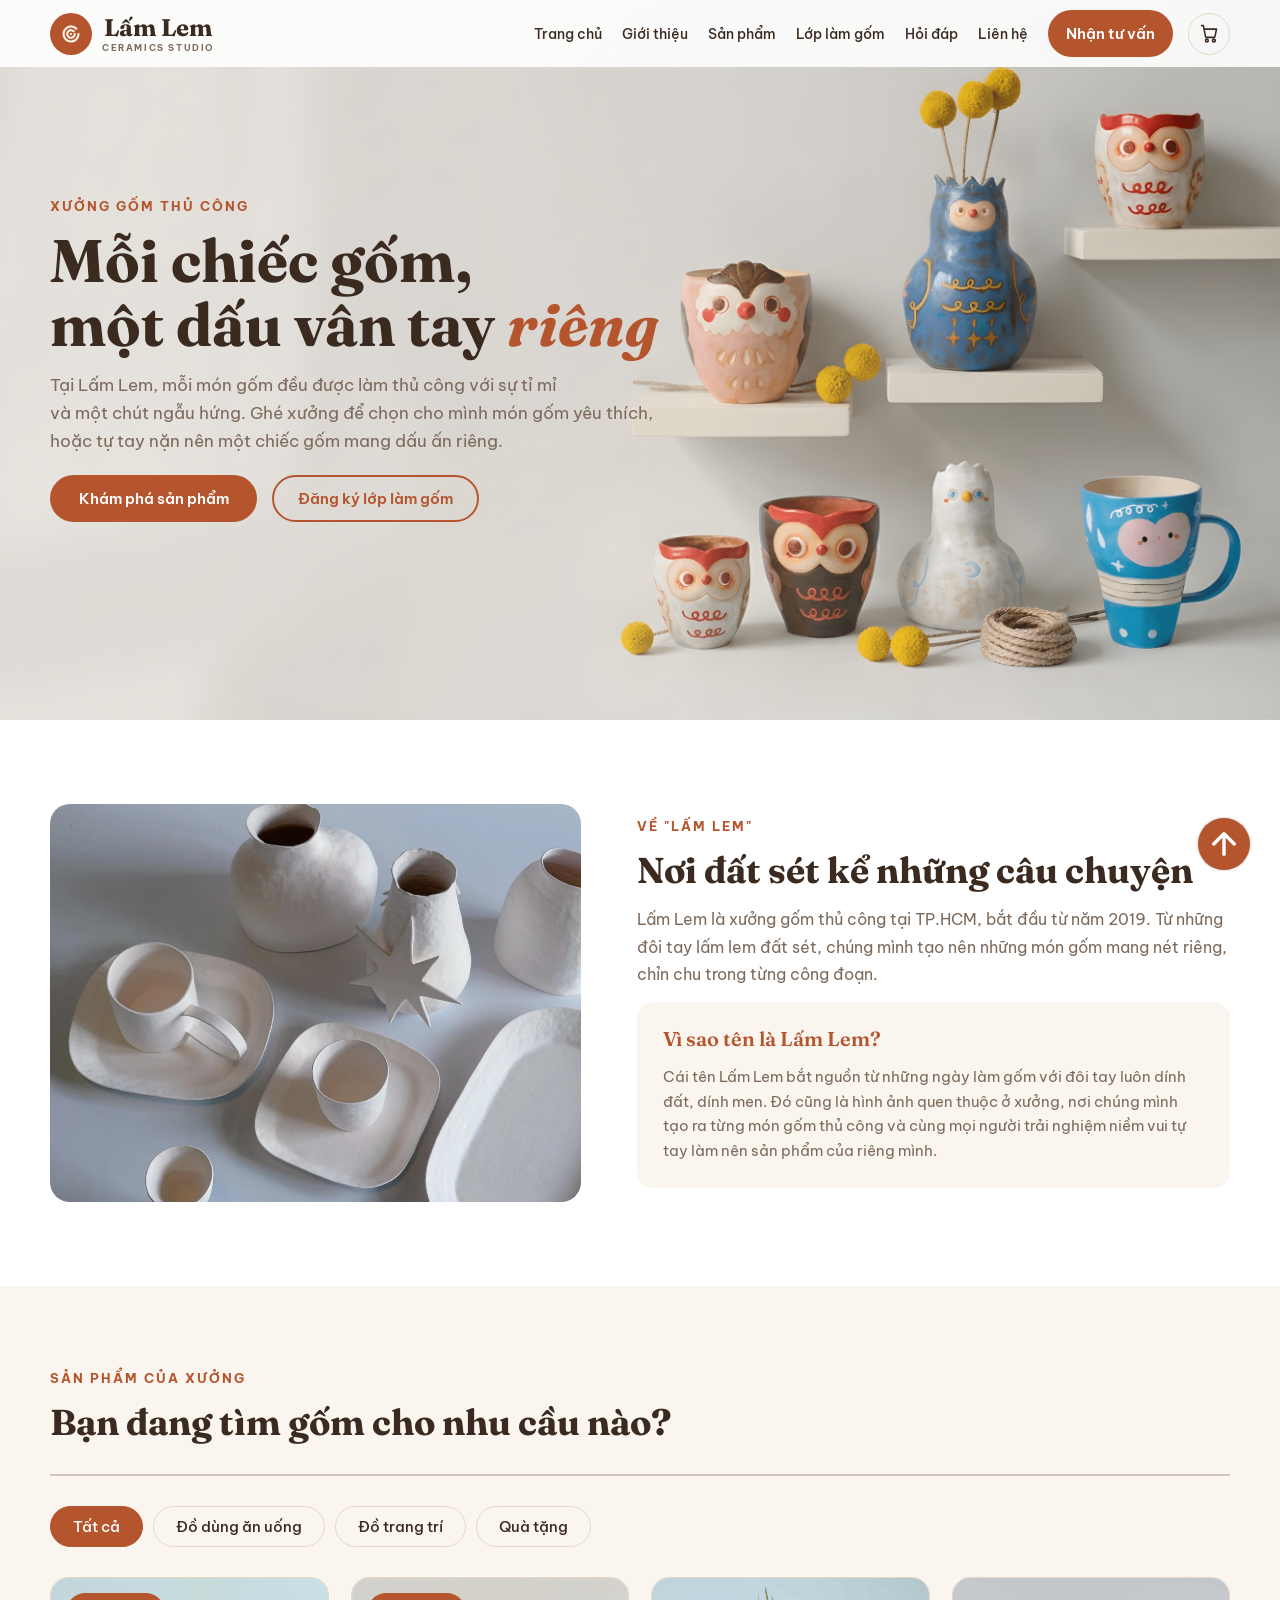
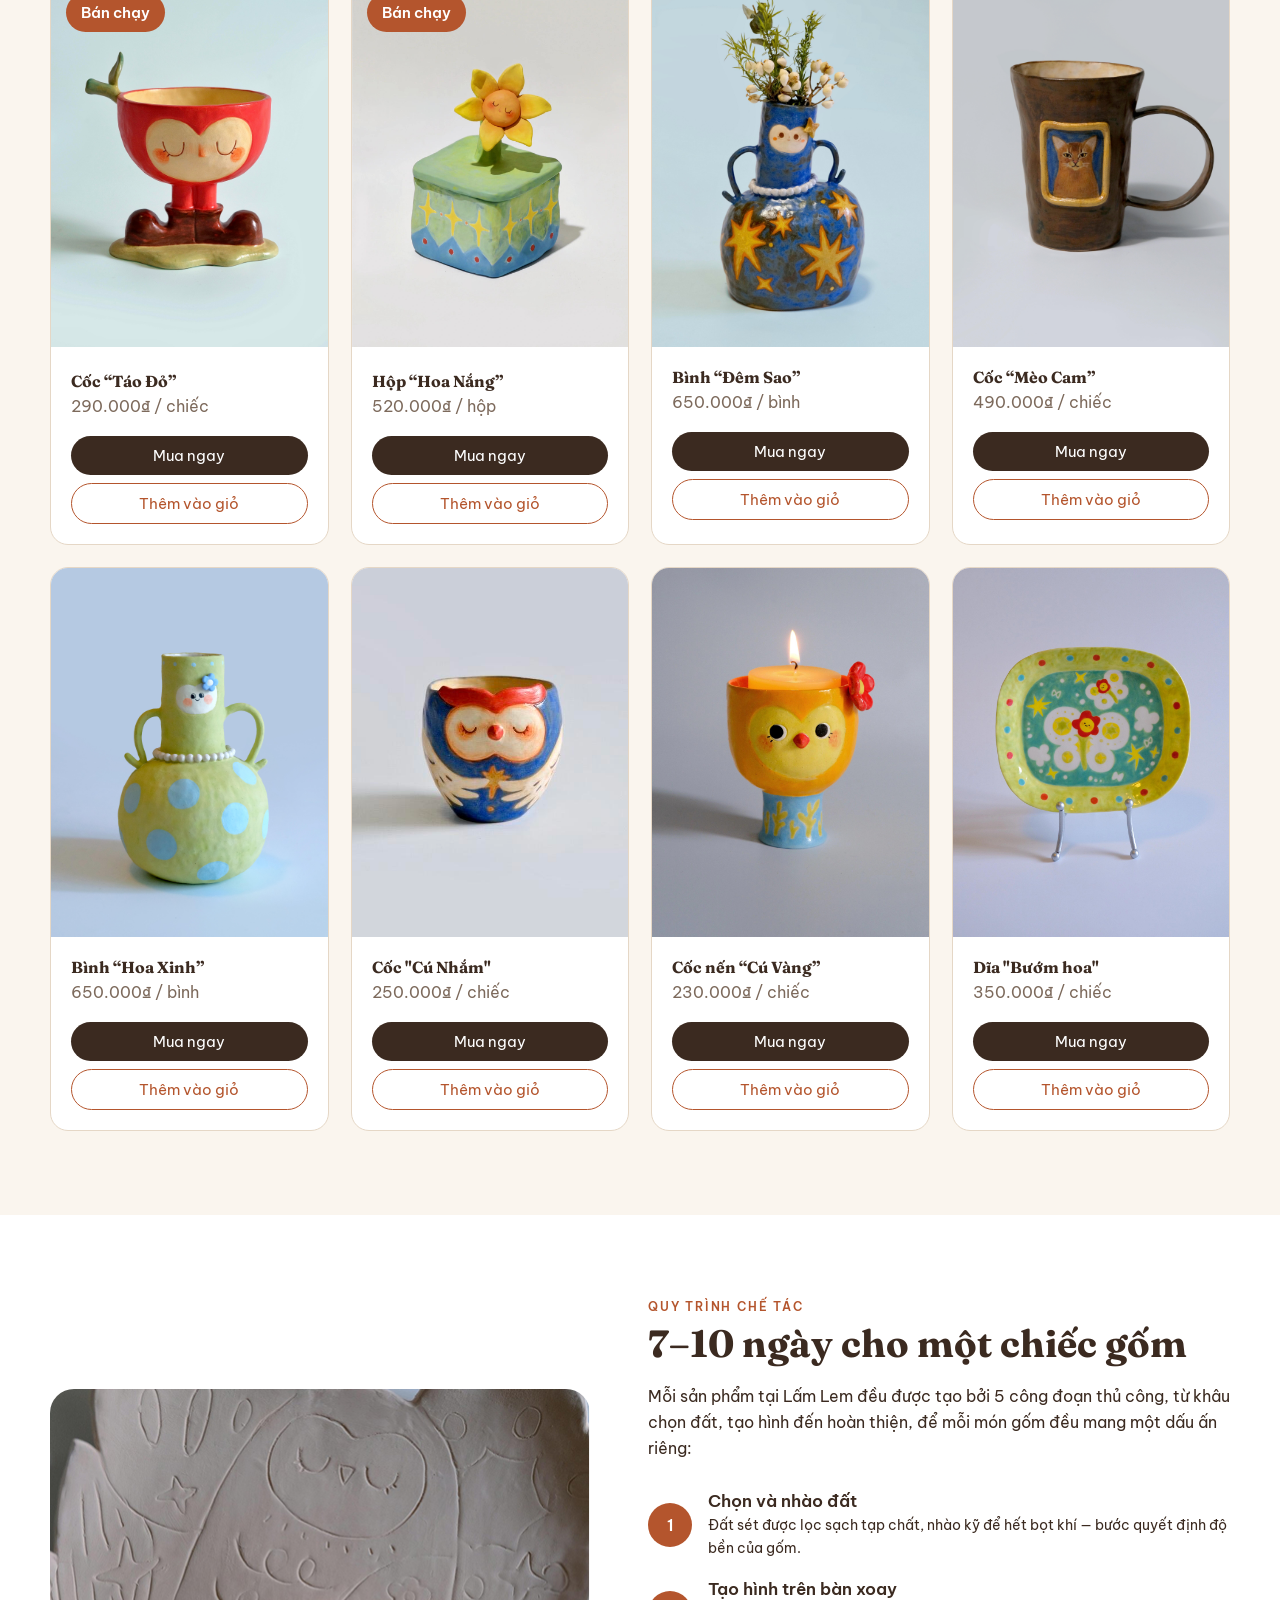
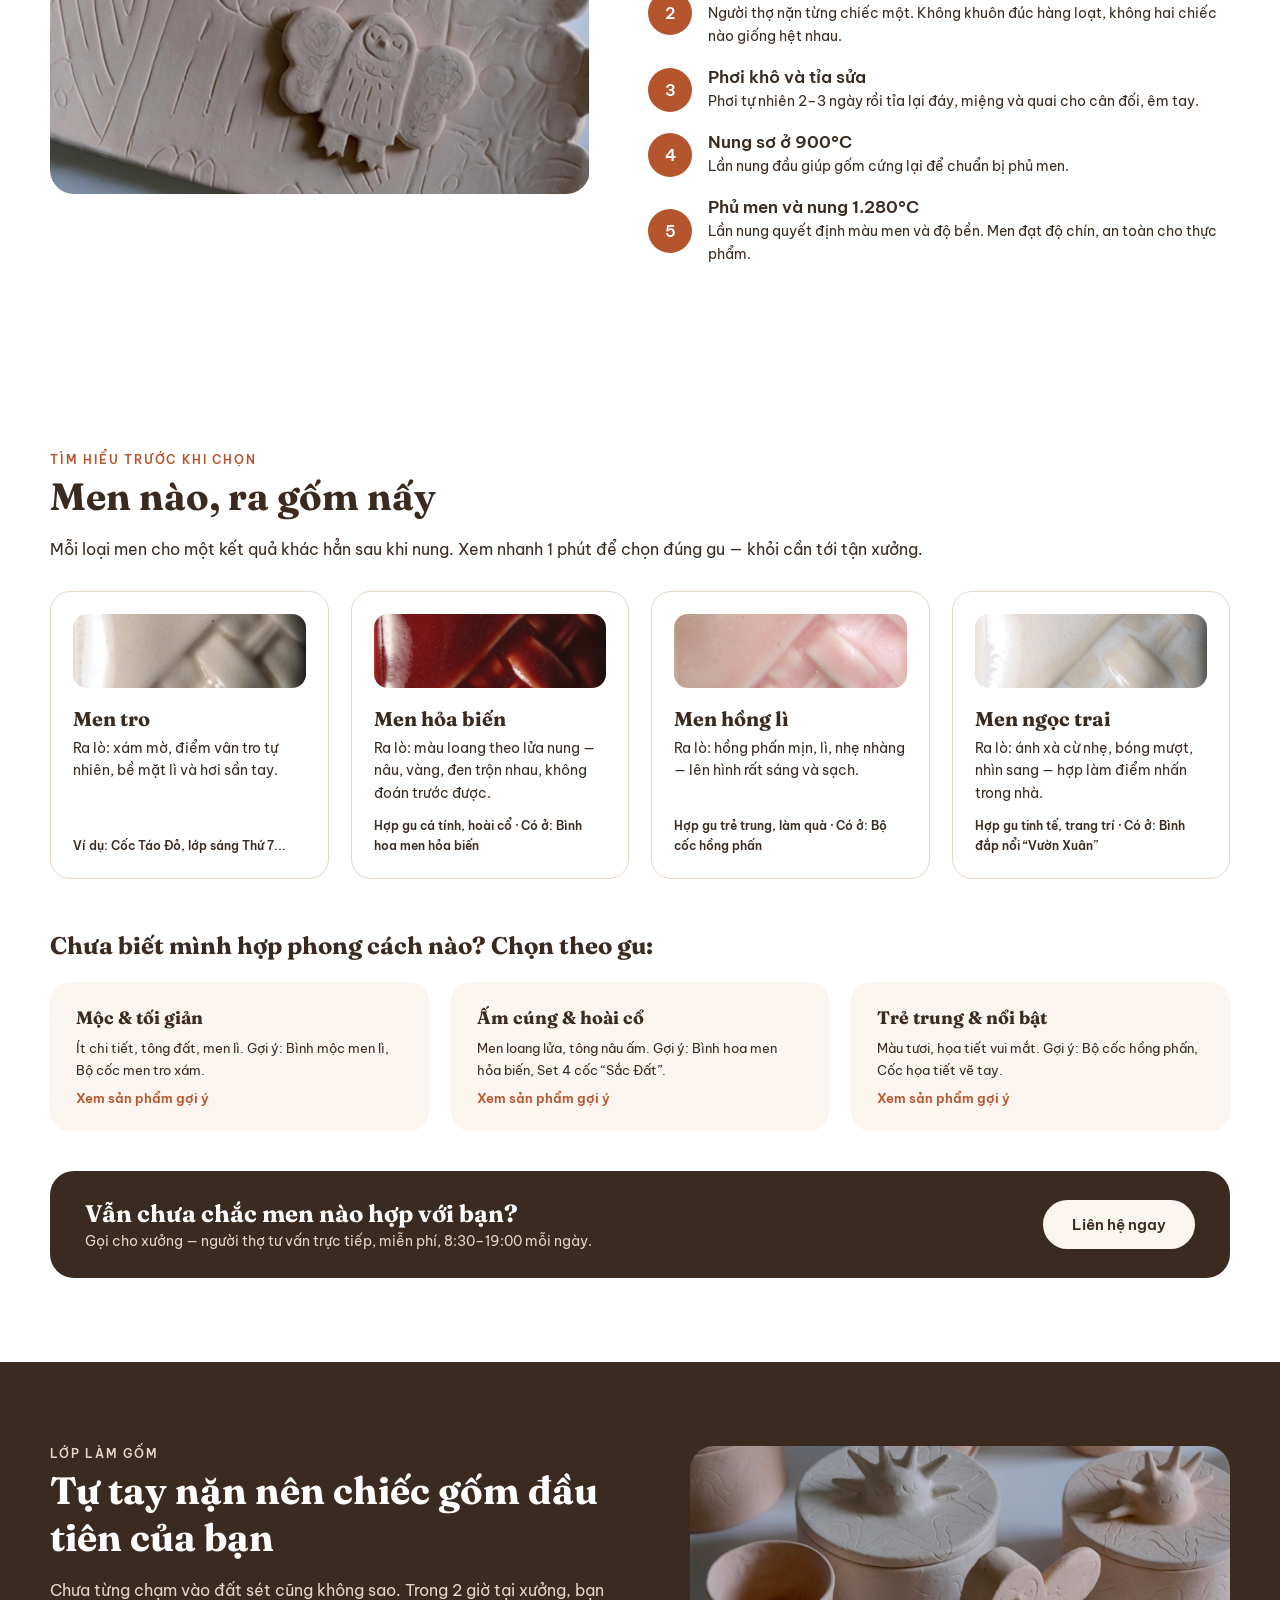
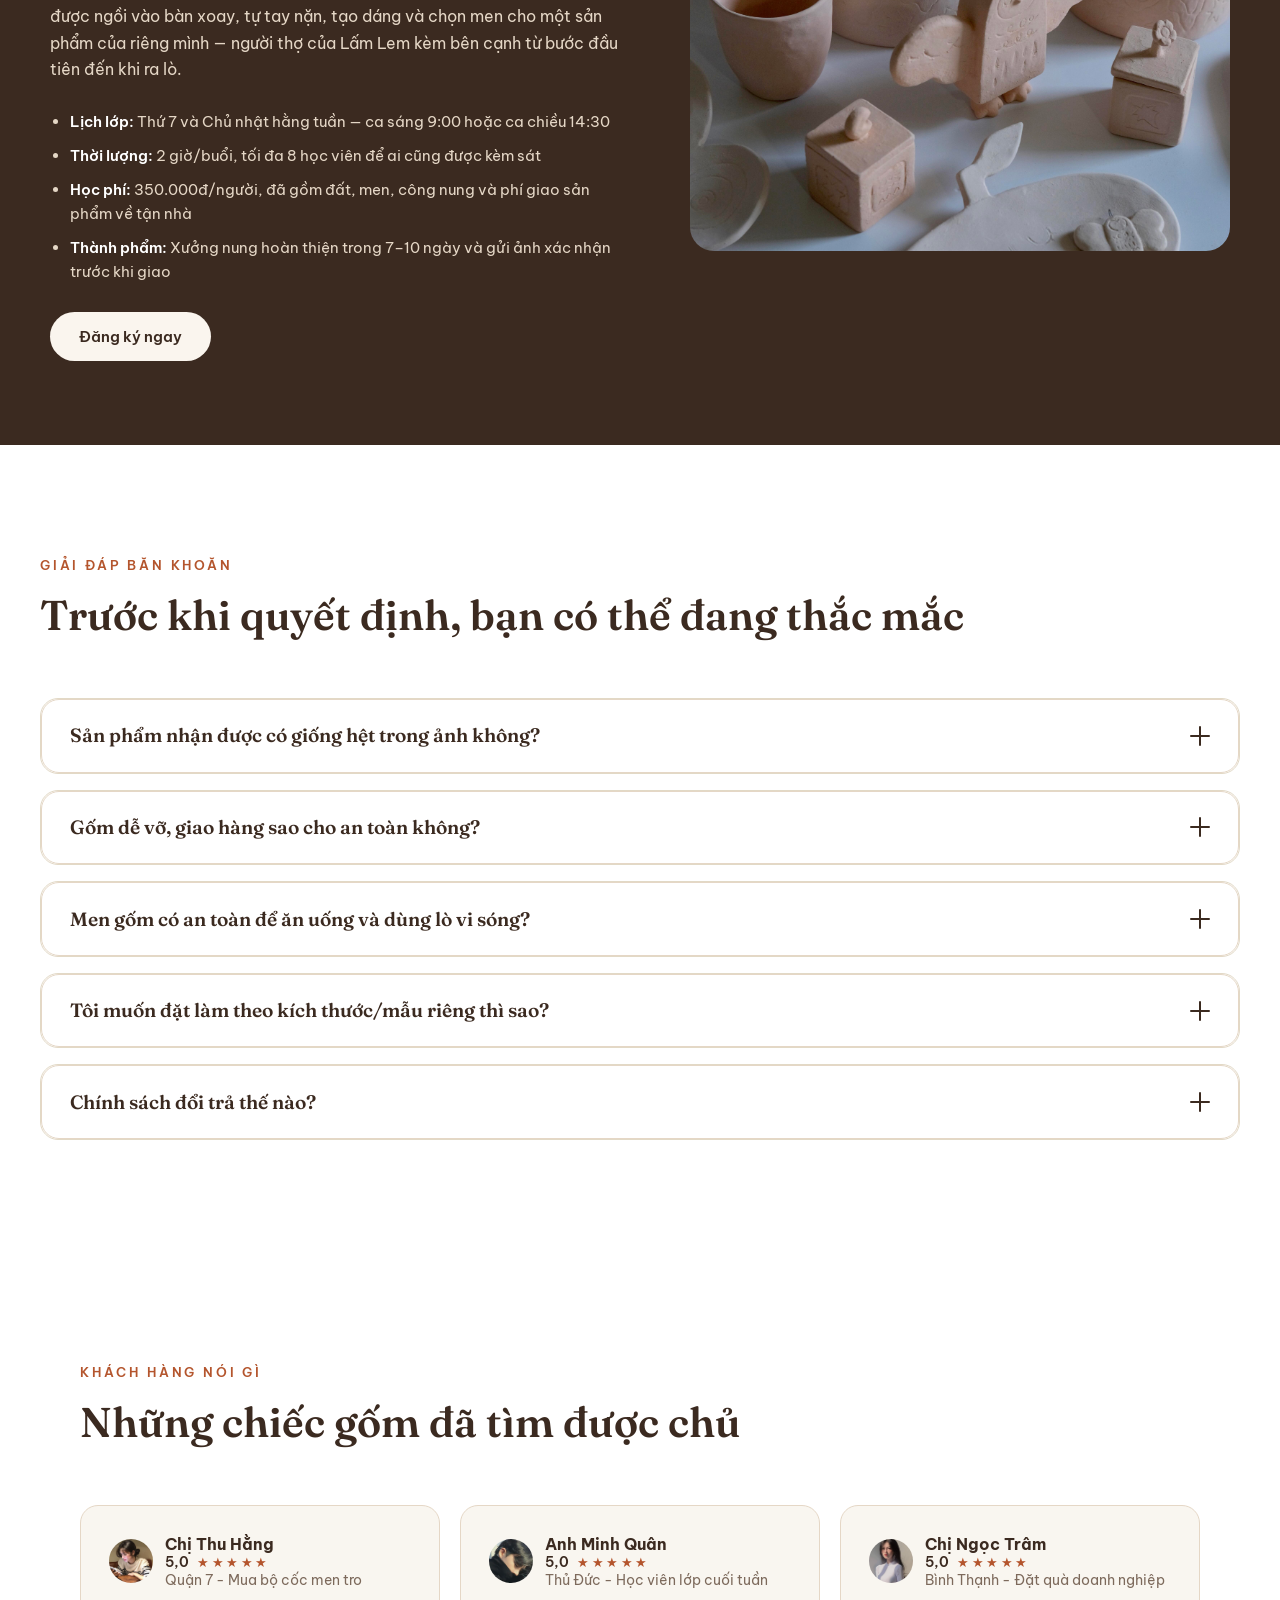
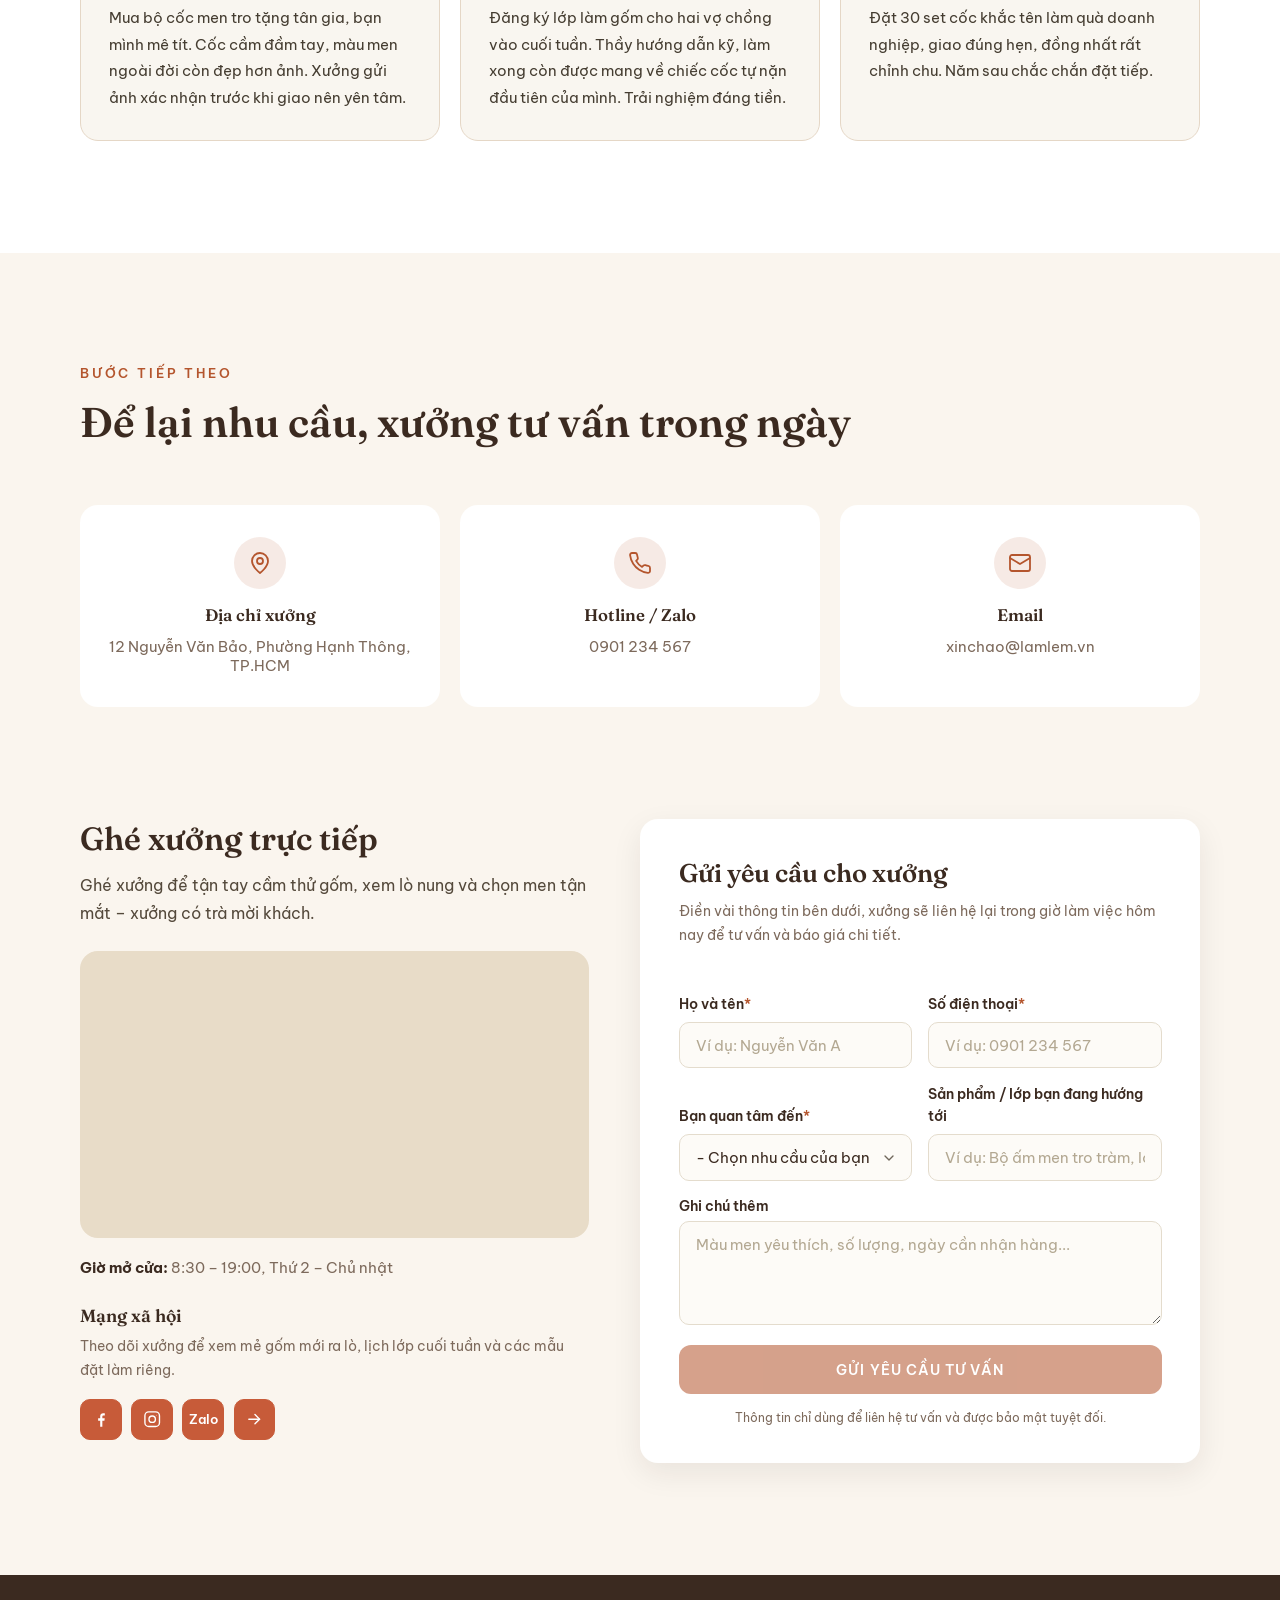
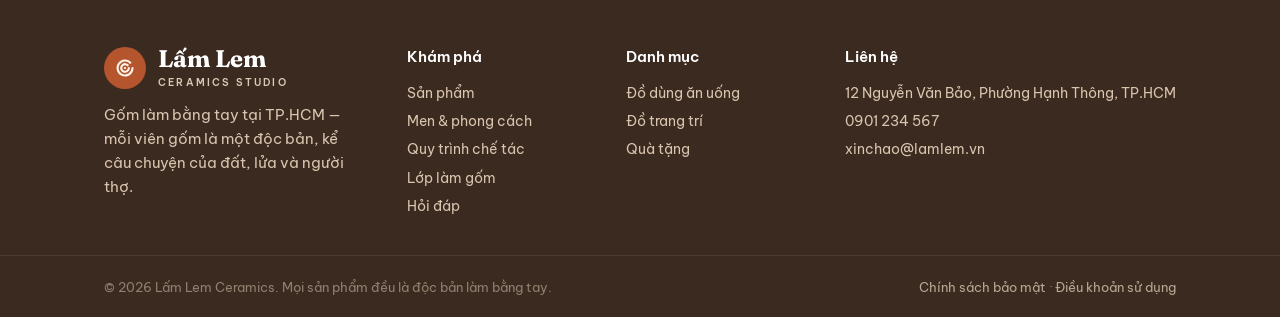
<file: index.html>
<!doctype html>
<html lang="en">
  <head>
    <meta charset="UTF-8" />
    <meta name="viewport" content="width=device-width, initial-scale=1.0" />
    <title>Lấm Lem</title>
    <link rel="stylesheet" href="style.css" />
  </head>
  <body>
    <div class="q-body">
      <section id="trangchu" class="q-hero">
        <div class="q-header">
          <div class="q-header__wrap">
            <div class="q-header__left">
              <div class="q-header__logo q-container">
                <img src="pic/HEADER__logo.svg" alt="HEADER__logo" />
              </div>
              <div class="q-header__text">
                <p>Lấm Lem</p>
                <span>CERAMICS STUDIO</span>
              </div>
            </div>

            <div class="q-header__right">
              <nav>
                <a href="#trangchu">Trang chủ</a>
                <a href="#gioithieu">Giới thiệu</a>
                <a href="#sanpham">Sản phẩm</a>
                <a href="#loplamgom">Lớp làm gốm</a>
                <a href="#hoidap">Hỏi đáp</a>
                <a href="#lienhe">Liên hệ</a>
              </nav>

              <div class="q-header__cta">
                <a
                  href="#visit-form"
                  class="q-header__button q-header__button-a q-container"
                  >Nhận tư vấn</a
                >
                <a href="#sanpham" class="q-header__shop q-container"
                  ><img src="pic/HEADER__shop.svg" alt="HEADER__shop"
                /></a>
              </div>
            </div>
          </div>
        </div>

        <div class="q-hero__content">
          <div class="q-hero__text">
            <span>XƯỞNG GỐM THỦ CÔNG</span>
            <h1>
              Mỗi chiếc gốm, <br />
              một dấu vân tay <i>riêng</i>
            </h1>
            <p>
              Tại Lấm Lem, mỗi món gốm đều được làm thủ công với sự tỉ mỉ <br />
              và một chút ngẫu hứng. Ghé xưởng để chọn cho mình món gốm yêu
              thích,
              <br />
              hoặc tự tay nặn nên một chiếc gốm mang dấu ấn riêng.
            </p>
          </div>

          <div class="q-hero__cta">
            <a
              href="#sanpham"
              class="q-hero__button q-hero__button-a q-hero__button-color q-container"
              >Khám phá sản phẩm</a
            >
            <a
              href="#loplamgom"
              class="q-hero__button q-hero__button-a q-hero__button-line q-container"
              >Đăng ký lớp làm gốm</a
            >
          </div>
        </div>
      </section>

      <section id="gioithieu" class="q-page1">
        <div class="q-page1__wrap">
          <img src="pic/Q-PAGE1.jpg" alt="q-page1" />

          <div class="q-page1__content">
            <div class="q-page1__top">
              <span>VỀ "LẤM LEM"</span>
              <h2>Nơi đất sét kể những câu chuyện</h2>
              <p>
                Lấm Lem là xưởng gốm thủ công tại TP.HCM, bắt đầu từ năm
                2019. Từ những đôi tay lấm lem đất sét, chúng mình tạo nên những
                món gốm mang nét riêng, chỉn chu trong từng công đoạn.
              </p>
            </div>
            <div class="q-page1__bottom">
              <h3>Vì sao tên là Lấm Lem?</h3>
              <p>
                Cái tên Lấm Lem bắt nguồn từ những ngày làm gốm với đôi tay luôn
                dính đất, dính men. Đó cũng là hình ảnh quen thuộc ở xưởng, nơi
                chúng mình tạo ra từng món gốm thủ công và cùng mọi người trải
                nghiệm niềm vui tự tay làm nên sản phẩm của riêng mình.
              </p>
            </div>
          </div>
        </div>
      </section>

      <section id="sanpham" class="q-page2">
        <div class="q-page2__wrap">
          <div class="q-page2__top">
            <span>SẢN PHẨM CỦA XƯỞNG</span>
            <h2>Bạn đang tìm gốm cho nhu cầu nào?</h2>
          </div>

          <div class="q-page2__line"></div>

          <input
            class="q-page2__radio"
            type="radio"
            name="danhmuc"
            id="loc-tatca"
            checked
          />
          <input
            class="q-page2__radio"
            type="radio"
            name="danhmuc"
            id="loc-anuong"
          />
          <input
            class="q-page2__radio"
            type="radio"
            name="danhmuc"
            id="loc-trangtri"
          />
          <input
            class="q-page2__radio"
            type="radio"
            name="danhmuc"
            id="loc-quatang"
          />

          <div class="q-page2__filter">
            <label class="q-page2__button" for="loc-tatca">Tất cả</label>
            <label class="q-page2__button" for="loc-anuong"
              >Đồ dùng ăn uống</label
            >
            <label class="q-page2__button" for="loc-trangtri"
              >Đồ trang trí</label
            >
            <label class="q-page2__button" for="loc-quatang">Quà tặng</label>
          </div>

          <div class="q-page2__box">
            <div class="q-page2__card anuong">
              <div class="q-page2__image">
                <span class="q-page2__tag q-container">Bán chạy</span>
                <img src="pic/taodo.jpg" alt="Cốc Táo Đỏ" />
              </div>
              <div class="q-page2__body">
                <div class="q-page2__info">
                  <span>Cốc “Táo Đỏ”</span>
                  <p>290.000₫ / chiếc</p>
                </div>
                <div class="q-page2__cta">
                  <a
                    href="#"
                    class="q-page2__button2 q-page2__button2-dark q-container"
                    >Mua ngay</a
                  >
                  <a
                    href="#"
                    class="q-page2__button2 q-page2__button2-line q-container"
                  >
                    Thêm vào giỏ
                  </a>
                </div>
              </div>
            </div>

            <div class="q-page2__card quatang">
              <div class="q-page2__image">
                <span class="q-page2__tag q-container">Bán chạy</span>
                <img src="pic/huongduong.jpg" alt="Cốc Táo Đỏ" />
              </div>
              <div class="q-page2__body">
                <div class="q-page2__info">
                  <span>Hộp “Hoa Nắng”</span>
                  <p>520.000₫ / hộp</p>
                </div>
                <div class="q-page2__cta">
                  <a
                    href="#"
                    class="q-page2__button2 q-page2__button2-dark q-container"
                    >Mua ngay</a
                  >
                  <a
                    href="#"
                    class="q-page2__button2 q-page2__button2-line q-container"
                  >
                    Thêm vào giỏ
                  </a>
                </div>
              </div>
            </div>

            <div class="q-page2__card trangtri">
              <img src="pic/hoasao.jpg" alt="Bình hoa Đêm Sao" />
              <div class="q-page2__body">
                <div class="q-page2__info">
                  <span>Bình “Đêm Sao”</span>
                  <p>650.000₫ / bình</p>
                </div>
                <div class="q-page2__cta">
                  <a
                    href="#"
                    class="q-page2__button2 q-page2__button2-dark q-container"
                    >Mua ngay</a
                  >
                  <a
                    href="#"
                    class="q-page2__button2 q-page2__button2-line q-container"
                  >
                    Thêm vào giỏ
                  </a>
                </div>
              </div>
            </div>

            <div class="q-page2__card anuong">
              <img src="pic/cocmeo.jpg" alt="Mèo Cam" />
              <div class="q-page2__body">
                <div class="q-page2__info">
                  <span>Cốc “Mèo Cam”</span>
                  <p>490.000₫ / chiếc</p>
                </div>
                <div class="q-page2__cta">
                  <a
                    href="#"
                    class="q-page2__button2 q-page2__button2-dark q-container"
                    >Mua ngay</a
                  >
                  <a
                    href="#"
                    class="q-page2__button2 q-page2__button2-line q-container"
                  >
                    Thêm vào giỏ
                  </a>
                </div>
              </div>
            </div>

            <div class="q-page2__card trangtri">
              <img src="pic/hoaxinh.jpg" alt="Hoa Xinh" />
              <div class="q-page2__body">
                <div class="q-page2__info">
                  <span>Bình “Hoa Xinh”</span>
                  <p>650.000₫ / bình</p>
                </div>
                <div class="q-page2__cta">
                  <a
                    href="#"
                    class="q-page2__button2 q-page2__button2-dark q-container"
                    >Mua ngay</a
                  >
                  <a
                    href="#"
                    class="q-page2__button2 q-page2__button2-line q-container"
                  >
                    Thêm vào giỏ
                  </a>
                </div>
              </div>
            </div>

            <div class="q-page2__card anuong">
              <img src="pic/cunham.jpg" alt="Cú Nhắm" />
              <div class="q-page2__body">
                <div class="q-page2__info">
                  <span>Cốc "Cú Nhắm"</span>
                  <p>250.000₫ / chiếc</p>
                </div>
                <div class="q-page2__cta">
                  <a
                    href="#"
                    class="q-page2__button2 q-page2__button2-dark q-container"
                    >Mua ngay</a
                  >
                  <a
                    href="#"
                    class="q-page2__button2 q-page2__button2-line q-container"
                  >
                    Thêm vào giỏ
                  </a>
                </div>
              </div>
            </div>

            <div class="q-page2__card trangtri">
              <img src="pic/cocnen.jpg" alt="Cú Vàng" />
              <div class="q-page2__body">
                <div class="q-page2__info">
                  <span>Cốc nến “Cú Vàng”</span>
                  <p>230.000₫ / chiếc</p>
                </div>
                <div class="q-page2__cta">
                  <a
                    href="#"
                    class="q-page2__button2 q-page2__button2-dark q-container"
                    >Mua ngay</a
                  >
                  <a
                    href="#"
                    class="q-page2__button2 q-page2__button2-line q-container"
                  >
                    Thêm vào giỏ
                  </a>
                </div>
              </div>
            </div>

            <div class="q-page2__card anuong">
              <img src="pic/diabuom.jpg" alt="Bướm hoa" />
              <div class="q-page2__body">
                <div class="q-page2__info">
                  <span>Dĩa "Bướm hoa"</span>
                  <p>350.000₫ / chiếc</p>
                </div>
                <div class="q-page2__cta">
                  <a
                    href="#"
                    class="q-page2__button2 q-page2__button2-dark q-container"
                    >Mua ngay</a
                  >
                  <a
                    href="#"
                    class="q-page2__button2 q-page2__button2-line q-container"
                  >
                    Thêm vào giỏ
                  </a>
                </div>
              </div>
            </div>
          </div>
        </div>
      </section>
    </div>

    <section class="b-section" id="quytrinh">
      <div class="b-container b-row b-row-center">
        <img
          class="b-photo"
          src="pic/anh5.jpg"
          alt="Đĩa gốm chưa tráng men có khắc hình cú"
        />

        <div class="b-text">
          <p class="b-eyebrow">Quy trình chế tác</p>
          <h2 class="b-title">7–10 ngày cho một chiếc gốm</h2>
          <p class="b-intro">
            Mỗi sản phẩm tại Lấm Lem đều được tạo bởi 5 công đoạn thủ công, từ khâu chọn đất, tạo hình đến hoàn thiện, để mỗi món gốm đều mang một dấu ấn riêng:
          </p>

          <div class="b-step">
            <div class="b-number">1</div>
            <div>
              <h3 class="b-step-title">Chọn và nhào đất</h3>
              <p class="b-step-text">
                Đất sét được lọc sạch tạp chất, nhào kỹ để hết bọt khí — bước
                quyết định độ bền của gốm.
              </p>
            </div>
          </div>

          <div class="b-step">
            <div class="b-number">2</div>
            <div>
              <h3 class="b-step-title">Tạo hình trên bàn xoay</h3>
              <p class="b-step-text">
                Người thợ nặn từng chiếc một. Không khuôn đúc hàng loạt, không
                hai chiếc nào giống hệt nhau.
              </p>
            </div>
          </div>

          <div class="b-step">
            <div class="b-number">3</div>
            <div>
              <h3 class="b-step-title">Phơi khô và tỉa sửa</h3>
              <p class="b-step-text">
                Phơi tự nhiên 2–3 ngày rồi tỉa lại đáy, miệng và quai cho cân
                đối, êm tay.
              </p>
            </div>
          </div>

          <div class="b-step" id="men">
            <div class="b-number">4</div>
            <div>
              <h3 class="b-step-title">Nung sơ ở 900°C</h3>
              <p class="b-step-text">
                Lần nung đầu giúp gốm cứng lại để chuẩn bị phủ men.
              </p>
            </div>
          </div>

          <div class="b-step">
            <div class="b-number">5</div>
            <div>
              <h3 class="b-step-title">Phủ men và nung 1.280°C</h3>
              <p class="b-step-text">
                Lần nung quyết định màu men và độ bền. Men đạt độ chín, an toàn
                cho thực phẩm.
              </p>
            </div>
          </div>
        </div>
      </div>
    </section>

    <section id="timhieu" class="b-section">
      <div class="b-container">
        <p class="b-eyebrow">Tìm hiểu trước khi chọn</p>
        <h2 class="b-title">Men nào, ra gốm nấy</h2>
        <p class="b-intro">
          Mỗi loại men cho một kết quả khác hẳn sau khi nung. Xem nhanh 1 phút
          để chọn đúng gu — khỏi cần tới tận xưởng.
        </p>

        <div class="b-men-list">
          <div class="b-men-card">
            <div class="b-men-color b-tro"></div>
            <h3 class="b-men-name">Men tro</h3>
            <p class="b-men-text">
              Ra lò: xám mờ, điểm vân tro tự nhiên, bề mặt lì và hơi sần tay.
            </p>
            <p class="b-tag">Ví dụ: Cốc Táo Đỏ, lớp sáng Thứ 7...</p>
          </div>

          <div class="b-men-card">
            <div class="b-men-color b-hoabien"></div>
            <h3 class="b-men-name">Men hỏa biến</h3>
            <p class="b-men-text">
              Ra lò: màu loang theo lửa nung — nâu, vàng, đen trộn nhau, không
              đoán trước được.
            </p>
            <p class="b-tag">
              Hợp gu cá tính, hoài cổ · Có ở: Bình hoa men hỏa biến
            </p>
          </div>

          <div class="b-men-card">
            <div class="b-men-color b-hongli"></div>
            <h3 class="b-men-name">Men hồng lì</h3>
            <p class="b-men-text">
              Ra lò: hồng phấn mịn, lì, nhẹ nhàng — lên hình rất sáng và sạch.
            </p>
            <p class="b-tag">
              Hợp gu trẻ trung, làm quà · Có ở: Bộ cốc hồng phấn
            </p>
          </div>

          <div class="b-men-card">
            <div class="b-men-color b-ngoctrai"></div>
            <h3 class="b-men-name">Men ngọc trai</h3>
            <p class="b-men-text">
              Ra lò: ánh xà cừ nhẹ, bóng mượt, nhìn sang — hợp làm điểm nhấn
              trong nhà.
            </p>
            <p class="b-tag">
              Hợp gu tinh tế, trang trí · Có ở: Bình đắp nổi “Vườn Xuân”
            </p>
          </div>
        </div>

        <h3 class="b-gu-heading">
          Chưa biết mình hợp phong cách nào? Chọn theo gu:
        </h3>

        <div class="b-gu-list">
          <div class="b-gu-card">
            <h4 class="b-gu-name">Mộc &amp; tối giản</h4>
            <p class="b-gu-text">
              Ít chi tiết, tông đất, men lì. Gợi ý: Bình mộc men lì, Bộ cốc men
              tro xám.
            </p>
            <a class="b-gu-link" href="#timhieu">Xem sản phẩm gợi ý</a>
          </div>

          <div class="b-gu-card">
            <h4 class="b-gu-name">Ấm cúng &amp; hoài cổ</h4>
            <p class="b-gu-text">
              Men loang lửa, tông nâu ấm. Gợi ý: Bình hoa men hỏa biến, Set 4
              cốc “Sắc Đất”.
            </p>
            <a class="b-gu-link" href="#timhieu">Xem sản phẩm gợi ý</a>
          </div>

          <div class="b-gu-card">
            <h4 class="b-gu-name">Trẻ trung &amp; nổi bật</h4>
            <p class="b-gu-text">
              Màu tươi, họa tiết vui mắt. Gợi ý: Bộ cốc hồng phấn, Cốc họa tiết
              vẽ tay.
            </p>
            <a class="b-gu-link" href="#timhieu">Xem sản phẩm gợi ý</a>
          </div>
        </div>

        <div class="b-contact">
          <div>
            <h3 class="b-contact-title">Vẫn chưa chắc men nào hợp với bạn?</h3>
            <p class="b-contact-text">
              Gọi cho xưởng — người thợ tư vấn trực tiếp, miễn phí, 8:30–19:00
              mỗi ngày.
            </p>
          </div>
          <a class="b-button" href="#lienhe">Liên hệ ngay</a>
        </div>
      </div>
    </section>

    <section class="b-section b-section-dark" id="loplamgom">
      <div class="b-container b-row b-row-top">
        <div class="b-text">
          <p class="b-eyebrow b-eyebrow-light">Lớp làm gốm</p>
          <h2 class="b-title b-title-light">
            Tự tay nặn nên chiếc gốm đầu tiên của bạn
          </h2>
          <p class="b-intro">
            Chưa từng chạm vào đất sét cũng không sao. Trong 2 giờ tại xưởng,
            bạn được ngồi vào bàn xoay, tự tay nặn, tạo dáng và chọn men cho một
            sản phẩm của riêng mình — người thợ của Lấm Lem kèm bên cạnh từ bước
            đầu tiên đến khi ra lò.
          </p>

          <ul class="b-list">
            <li class="b-item">
              <span class="b-label">Lịch lớp:</span> Thứ 7 và Chủ nhật hằng tuần
              — ca sáng 9:00 hoặc ca chiều 14:30
            </li>
            <li class="b-item">
              <span class="b-label">Thời lượng:</span> 2 giờ/buổi, tối đa 8 học
              viên để ai cũng được kèm sát
            </li>
            <li class="b-item">
              <span class="b-label">Học phí:</span> 350.000đ/người, đã gồm đất,
              men, công nung và phí giao sản phẩm về tận nhà
            </li>
            <li class="b-item">
              <span class="b-label">Thành phẩm:</span> Xưởng nung hoàn thiện
              trong 7–10 ngày và gửi ảnh xác nhận trước khi giao
            </li>
          </ul>

          <a class="b-button" href="#">Đăng ký ngay</a>
        </div>

        <img
          class="b-photo"
          src="pic/anh4.jpg"
          alt="Các món gốm nặn tay chưa tráng men trên bàn"
        />
      </div>
    </section>

    <section class="faq" id="hoidap" aria-labelledby="faq-title">
      <div class="wrap_information">
        <header class="sec-head reveal">
          <p class="sec-eyebrow">Giải đáp băn khoăn</p>
          <h2 class="sec-title" id="faq-title">
            Trước khi quyết định, bạn có thể đang thắc mắc
          </h2>
        </header>

        <ul class="faq__list">
          <li class="faq__item reveal">
            <details class="faq__details" name="faq">
              <summary class="faq__q">
                <span class="faq__q-text"
                  >Sản phẩm nhận được có giống hệt trong ảnh không?</span
                >
                <span class="faq__icon" aria-hidden="true"></span>
              </summary>
              <div class="faq__panel">
                <div class="faq__panel-inner">
                  <p class="faq__a">
                    Vì làm bằng tay và màu men biến đổi theo lửa nung, sản phẩm
                    sẽ giống ảnh khoảng 95%. Những khác biệt nhỏ về màu men và
                    dáng chính là dấu ấn riêng của từng sản phẩm thủ công.
                  </p>
                </div>
              </div>
            </details>
          </li>

          <li class="faq__item reveal">
            <details class="faq__details" name="faq">
              <summary class="faq__q">
                <span class="faq__q-text"
                  >Gốm dễ vỡ, giao hàng sao cho an toàn không?</span
                >
                <span class="faq__icon" aria-hidden="true"></span>
              </summary>
              <div class="faq__panel">
                <div class="faq__panel-inner">
                  <p class="faq__a">
                    Mỗi sản phẩm được bọc 3 lớp chống sốc, chèn cát cố định
                    trong thùng và mua bảo hiểm vận chuyển. Nếu sản phẩm vỡ
                    trong quá trình vận chuyển, Lấm Lem sẽ đền bù 100% giá trị
                    đơn hàng.
                  </p>
                </div>
              </div>
            </details>
          </li>
          <li class="faq__item reveal">
            <details class="faq__details" name="faq">
              <summary class="faq__q">
                <span class="faq__q-text"
                  >Men gốm có an toàn để ăn uống và dùng lò vi sóng?</span
                >
                <span class="faq__icon" aria-hidden="true"></span>
              </summary>
              <div class="faq__panel">
                <div class="faq__panel-inner">
                  <p class="faq__a">
                    Có. Men của Lấm Lem được chứng nhận không chì, không cadimi,
                    đạt chuẩn an toàn thực phẩm. Bạn có thể yên tâm dùng để ăn
                    uống hằng ngày, dùng được cả máy rửa bát và lò vi sóng.
                  </p>
                </div>
              </div>
            </details>
          </li>

          <li class="faq__item reveal">
            <details class="faq__details" name="faq">
              <summary class="faq__q">
                <span class="faq__q-text"
                  >Tôi muốn đặt làm theo kích thước/mẫu riêng thì sao?</span
                >
                <span class="faq__icon" aria-hidden="true"></span>
              </summary>
              <div class="faq__panel">
                <div class="faq__panel-inner">
                  <p class="faq__a">
                    Xưởng nhận đặt làm riêng từ 1 sản phẩm: bạn chọn dáng, chọn
                    màu men và gửi kích thước mong muốn. Thời gian hoàn thiện
                    thường từ 7-14 ngày tùy độ phức tạp của mẫu.
                  </p>
                </div>
              </div>
            </details>
          </li>

          <li class="faq__item reveal">
            <details class="faq__details" name="faq">
              <summary class="faq__q">
                <span class="faq__q-text">Chính sách đổi trả thế nào?</span>
                <span class="faq__icon" aria-hidden="true"></span>
              </summary>
              <div class="faq__panel">
                <div class="faq__panel-inner">
                  <p class="faq__a">
                    Đổi mới trong 7 ngày nếu sản phẩm có lỗi sản xuất (nứt men,
                    cong vênh bất thường). Sản phẩm đặt làm riêng chỉ được hỗ
                    trợ khi lỗi thuộc về xưởng.
                  </p>
                </div>
              </div>
            </details>
          </li>
        </ul>
      </div>
    </section>

    <section class="testi" id="testimonials" aria-labelledby="testi-title">
      <div class="container">
        <header class="sec-head reveal">
          <p class="sec-eyebrow">Khách hàng nói gì</p>
          <h2 class="sec-title" id="testi-title">
            Những chiếc gốm đã tìm được chủ
          </h2>
        </header>

        <ul class="testi__list">
          <li class="testi__item reveal">
            <figure class="testi__card">
              <figcaption class="testi__author">
                <img
                  class="testi__avatar"
                  src="pic/hang.png"
                  alt="Ảnh đại diện chị Thu Hằng"
                  loading="lazy"
                />
                <span class="testi__author-text">
                  <strong>Chị Thu Hằng</strong>
                  <span class="testi__rating">
                    <span class="testi__score" aria-hidden="true">5,0</span>
                    <span
                      class="testi__stars"
                      role="img"
                      aria-label="Đánh giá 5 trên 5 sao"
                      >★★★★★</span
                    >
                  </span>
                  <span class="testi__author-role"
                    >Quận 7 - Mua bộ cốc men tro</span
                  >
                </span>
              </figcaption>
              <blockquote class="testi__quote">
                <p>
                  Mua bộ cốc men tro tặng tân gia, bạn mình mê tít. Cốc cầm đầm
                  tay, màu men ngoài đời còn đẹp hơn ảnh. Xưởng gửi ảnh xác nhận
                  trước khi giao nên yên tâm.
                </p>
              </blockquote>
            </figure>
          </li>

          <li class="testi__item reveal">
            <figure class="testi__card">
              <figcaption class="testi__author">
                <img
                  class="testi__avatar"
                  src="pic/tuan.png"
                  alt="Ảnh đại diện anh Minh Quân"
                  loading="lazy"
                />
                <span class="testi__author-text">
                  <strong>Anh Minh Quân</strong>
                  <span class="testi__rating">
                    <span class="testi__score" aria-hidden="true">5,0</span>
                    <span
                      class="testi__stars"
                      role="img"
                      aria-label="Đánh giá 5 trên 5 sao"
                      >★★★★★</span
                    >
                  </span>
                  <span class="testi__author-role"
                    >Thủ Đức - Học viên lớp cuối tuần</span
                  >
                </span>
              </figcaption>
              <blockquote class="testi__quote">
                <p>
                  Đăng ký lớp làm gốm cho hai vợ chồng vào cuối tuần. Thầy hướng
                  dẫn kỹ, làm xong còn được mang về chiếc cốc tự nặn đầu tiên
                  của mình. Trải nghiệm đáng tiền.
                </p>
              </blockquote>
            </figure>
          </li>

          <li class="testi__item reveal">
            <figure class="testi__card">
              <figcaption class="testi__author">
                <img
                  class="testi__avatar"
                  src="pic/tram.png"
                  alt="Ảnh đại diện chị Ngọc Trâm"
                  loading="lazy"
                />
                <span class="testi__author-text">
                  <strong>Chị Ngọc Trâm</strong>
                  <span class="testi__rating">
                    <span class="testi__score" aria-hidden="true">5,0</span>
                    <span
                      class="testi__stars"
                      role="img"
                      aria-label="Đánh giá 5 trên 5 sao"
                      >★★★★★</span
                    >
                  </span>
                  <span class="testi__author-role"
                    >Bình Thạnh - Đặt quà doanh nghiệp</span
                  >
                </span>
              </figcaption>
              <blockquote class="testi__quote">
                <p>
                  Đặt 30 set cốc khắc tên làm quà doanh nghiệp, giao đúng hẹn,
                  đồng nhất rất chỉnh chu. Năm sau chắc chắn đặt tiếp.
                </p>
              </blockquote>
            </figure>
          </li>
        </ul>
      </div>
    </section>

    <section class="contact" id="lienhe" aria-labelledby="contact-title">
      <div class="container">
        <header class="sec-head reveal">
          <p class="sec-eyebrow">Bước tiếp theo</p>
          <h2 class="sec-title" id="contact-title">
            Để lại nhu cầu, xưởng tư vấn trong ngày
          </h2>
        </header>
        <ul class="contact__list">
          <li class="contact__item reveal">
            <span class="contact__icon" aria-hidden="true">
              <svg
                viewBox="0 0 24 24"
                fill="none"
                stroke="currentColor"
                stroke-width="1.8"
                stroke-linecap="round"
                stroke-linejoin="round"
              >
                <path d="M20 10c0 6-8 12-8 12s-8-6-8-12a8 8 0 1 1 16 0Z" />
                <circle cx="12" cy="10" r="3" />
              </svg>
            </span>
            <h3 class="contact__label">Địa chỉ xưởng</h3>
            <p class="contact__value">12 Nguyễn Văn Bảo, Phường Hạnh Thông, TP.HCM</p>
          </li>

          <li class="contact__item reveal">
            <span class="contact__icon" aria-hidden="true">
              <svg
                viewBox="0 0 24 24"
                fill="none"
                stroke="currentColor"
                stroke-width="1.8"
                stroke-linecap="round"
                stroke-linejoin="round"
              >
                <path
                  d="M22 16.92v3a2 2 0 0 1-2.18 2 19.79 19.79 0 0 1-8.63-3.07 19.5 19.5 0 0 1-6-6A19.79 19.79 0 0 1 2.08 4.18 2 2 0 0 1 4.06 2h3a2 2 0 0 1 2 1.72c.13.96.36 1.9.7 2.81a2 2 0 0 1-.45 2.11L8.09 9.91a16 16 0 0 0 6 6l1.27-1.27a2 2 0 0 1 2.11-.45c.91.34 1.85.57 2.81.7A2 2 0 0 1 22 16.92z"
                />
              </svg>
            </span>
            <h3 class="contact__label">Hotline / Zalo</h3>
            <p class="contact__value">
              <a href="tel:0901234567">0901 234 567</a>
            </p>
          </li>

          <li class="contact__item reveal">
            <span class="contact__icon" aria-hidden="true">
              <svg
                viewBox="0 0 24 24"
                fill="none"
                stroke="currentColor"
                stroke-width="1.8"
                stroke-linecap="round"
                stroke-linejoin="round"
              >
                <rect x="2" y="4" width="20" height="16" rx="2" />
                <path d="m22 7-10 6L2 7" />
              </svg>
            </span>
            <h3 class="contact__label">Email</h3>
            <p class="contact__value">
              <a href="mailto:xinchao@lamlem.vn">xinchao@lamlem.vn</a>
            </p>
          </li>
        </ul>
      </div>
    </section>
    <section class="visit" id="visit" aria-labelledby="visit-title">
      <div class="container visit__grid">
        <!-- Cột trái: thông tin xưởng -->
        <div class="visit__info reveal">
          <h2 class="visit__title" id="visit-title">Ghé xưởng trực tiếp</h2>
          <p class="visit__desc">
            Ghé xưởng để tận tay cầm thử gốm, xem lò nung và chọn men tận mắt –
            xưởng có trà mời khách.
          </p>
          <figure class="visit__media" aria-label="Ảnh xưởng gốm">
            <div class="visit__media-placeholder"><iframe src="https://www.google.com/maps/embed?pb=!1m18!1m12!1m3!1d3918.8581690910423!2d106.6842704742883!3d10.822164158350056!2m3!1f0!2f0!3f0!3m2!1i1024!2i768!4f13.1!3m3!1m2!1s0x3174deb3ef536f31%3A0x8b7bb8b7c956157b!2zVHLGsOG7nW5nIMSQ4bqhaSBo4buNYyBDw7RuZyBuZ2hp4buHcCBUUC5IQ00!5e0!3m2!1svi!2s!4v1794045008172!5m2!1svi!2s" width="600" height="450" style="border:0;" allowfullscreen="" loading="lazy" referrerpolicy="strict-origin-when-cross-origin"></iframe></div>
          </figure>

          <p class="visit__hours">
            <strong>Giờ mở cửa:</strong> 8:30 – 19:00, Thứ 2 – Chủ nhật
          </p>

          <div class="visit__social">
            <h3 class="visit__social-title">Mạng xã hội</h3>
            <p class="visit__social-desc">
              Theo dõi xưởng để xem mẻ gốm mới ra lò, lịch lớp cuối tuần và các
              mẫu đặt làm riêng.
            </p>
            <ul class="visit__social-list">
              <li>
                <a class="social-btn" href="#" aria-label="Facebook">
                  <svg
                    viewBox="0 0 24 24"
                    fill="currentColor"
                    aria-hidden="true"
                  >
                    <path
                      d="M13.5 22v-8h2.7l.4-3.2h-3.1V8.7c0-.9.3-1.6 1.7-1.6h1.5V4.2c-.3 0-1.2-.1-2.2-.1-2.2 0-3.8 1.4-3.8 3.9v2.8H8v3.2h2.7v8h2.8z"
                    />
                  </svg>
                </a>
              </li>
              <li>
                <a class="social-btn" href="#" aria-label="Instagram">
                  <svg
                    viewBox="0 0 24 24"
                    fill="none"
                    stroke="currentColor"
                    stroke-width="1.8"
                    stroke-linecap="round"
                    stroke-linejoin="round"
                    aria-hidden="true"
                  >
                    <rect x="2.5" y="2.5" width="19" height="19" rx="5" />
                    <circle cx="12" cy="12" r="4.2" />
                    <circle
                      cx="17.3"
                      cy="6.7"
                      r="0.6"
                      fill="currentColor"
                      stroke="none"
                    />
                  </svg>
                </a>
              </li>
              <li>
                <a class="social-btn" href="#" aria-label="Zalo">Zalo</a>
              </li>
              <li>
                <a class="social-btn" href="#" aria-label="Xem thêm">
                  <svg
                    viewBox="0 0 24 24"
                    fill="none"
                    stroke="currentColor"
                    stroke-width="1.8"
                    stroke-linecap="round"
                    stroke-linejoin="round"
                    aria-hidden="true"
                  >
                    <path d="M5 12h14" />
                    <path d="m13 6 6 6-6 6" />
                  </svg>
                </a>
              </li>
            </ul>
          </div>
        </div>
        <div class="visit__form-card reveal">
          <h2 class="visit__form-title">Gửi yêu cầu cho xưởng</h2>
          <p class="visit__form-sub">
            Điền vài thông tin bên dưới, xưởng sẽ liên hệ lại trong giờ làm việc
            hôm nay để tư vấn và báo giá chi tiết.
          </p>

          <form class="visit__form" id="visit-form">
            <input
              type="checkbox"
              id="visit-sent"
              class="visit__sent-toggle"
              hidden
            />

            <div class="form-row">
              <div class="form-field">
                <label for="f-name"
                  >Họ và tên
                  <span class="form-req" aria-hidden="true">*</span></label
                >
                <input
                  id="f-name"
                  name="name"
                  type="text"
                  placeholder="Ví dụ: Nguyễn Văn A"
                  required
                />
              </div>
              <div class="form-field">
                <label for="f-phone"
                  >Số điện thoại
                  <span class="form-req" aria-hidden="true">*</span></label
                >
                <input
                  id="f-phone"
                  name="phone"
                  type="tel"
                  placeholder="Ví dụ: 0901 234 567"
                  required
                />
              </div>
            </div>

            <div class="form-row">
              <div class="form-field">
                <label for="f-need"
                  >Bạn quan tâm đến
                  <span class="form-req" aria-hidden="true">*</span></label
                >
                <select id="f-need" name="need" required>
                  <option value="" selected disabled>
                    - Chọn nhu cầu của bạn -
                  </option>
                  <option value="mua-san-pham">Mua sản phẩm có sẵn</option>
                  <option value="dat-lam-rieng">Đặt làm riêng</option>
                  <option value="lop-lam-gom">Lớp làm gốm</option>
                  <option value="qua-doanh-nghiep">
                    Quà tặng doanh nghiệp
                  </option>
                </select>
              </div>
              <div class="form-field">
                <label for="f-product">Sản phẩm / lớp bạn đang hướng tới</label>
                <input
                  id="f-product"
                  name="product"
                  type="text"
                  placeholder="Ví dụ: Bộ ấm men tro tràm, lớp sáng Thứ 7..."
                />
              </div>
            </div>

            <div class="form-field">
              <label for="f-note">Ghi chú thêm</label>
              <textarea
                id="f-note"
                name="note"
                rows="4"
                placeholder="Màu men yêu thích, số lượng, ngày cần nhận hàng..."
              ></textarea>
            </div>
            <label class="visit__submit" for="visit-sent"
              >Gửi yêu cầu tư vấn</label
            >
            <p class="visit__privacy">
              Thông tin chỉ dùng để liên hệ tư vấn và được bảo mật tuyệt đối.
            </p>
            <div class="visit__confirm" id="visit-confirm">
              <strong>Cảm ơn bạn đã gửi yêu cầu!</strong>
              <p>
                Lấm Lem đã ghi nhận nhu cầu của bạn. Xưởng sẽ liên hệ lại trong
                giờ làm việc hôm nay để tư vấn và báo giá chi tiết.
              </p>
            </div>
          </form>
        </div>
      </div>
    </section>

    <footer class="footer">
      <div class="container footer__grid reveal">
        <div class="footer__brand">
          <a class="footer__logo" href="#" aria-label="Lấm Lem Ceramics Studio">
            <svg
              class="footer__logo-icon"
              viewBox="0 0 42 42"
              fill="none"
              aria-hidden="true"
            >
              <rect width="42" height="42" rx="21" fill="#B4552D" />
              <path
                d="M28.5 21.0002C28.5015 22.7355 27.9013 24.4176 26.8016 25.7599C25.7019 27.1022 24.1708 28.0216 22.4692 28.3615C20.7676 28.7015 19.0007 28.4408 17.4697 27.624C15.9387 26.8072 14.7383 25.4848 14.0731 23.8822C13.4078 22.2795 13.3189 20.4958 13.8214 18.8349C14.3239 17.174 15.3868 15.7387 16.8289 14.7737C18.2711 13.8086 20.0032 13.3735 21.7302 13.5425C23.4572 13.7114 25.0722 14.474 26.3 15.7002"
                stroke-width="2.1"
                stroke-linecap="round"
                stroke="#FFF4E8"
              />
              <path
                d="M24.8 20.9998C24.794 21.8786 24.4836 22.7281 23.9216 23.4038C23.3596 24.0795 22.5808 24.5394 21.7178 24.7054C20.8548 24.8714 19.961 24.7332 19.1884 24.3142C18.4159 23.8952 17.8125 23.2214 17.4809 22.4076C17.1493 21.5937 17.1101 20.6901 17.3699 19.8505C17.6297 19.011 18.1724 18.2874 18.9057 17.8031C19.639 17.3187 20.5176 17.1035 21.3917 17.1941C22.2658 17.2846 23.0816 17.6754 23.7 18.2998"
                stroke-width="2.1"
                stroke-linecap="round"
                stroke="#FFF4E8"
              />
              <path
                d="M21 22.1004C21.6075 22.1004 22.1 21.6079 22.1 21.0004C22.1 20.3929 21.6075 19.9004 21 19.9004C20.3925 19.9004 19.9 20.3929 19.9 21.0004C19.9 21.6079 20.3925 22.1004 21 22.1004Z"
                fill="#FFF4E8"
              />
            </svg>
            <span class="footer__logo-lockup">
              <span class="footer__logo-mark">Lấm Lem</span>
              <span class="footer__logo-sub">CERAMICS STUDIO</span>
            </span>
          </a>
          <p class="footer__brand-desc">
            Gốm làm bằng tay tại TP.HCM — mỗi viên gốm là một độc bản, kể
            câu chuyện của đất, lửa và người thợ.
          </p>
        </div>

        <div class="footer__col" aria-label="Khám phá">
          <h3 class="footer__heading">Khám phá</h3>
          <ul class="footer__links">
            <li><a href="#sanpham">Sản phẩm</a></li>
            <li><a href="#men">Men &amp; phong cách</a></li>
            <li><a href="#quytrinh">Quy trình chế tác</a></li>
            <li><a href="#loplamgom">Lớp làm gốm</a></li>
            <li><a href="#hoidap">Hỏi đáp</a></li>
          </ul>
        </div>

        <div class="footer__col" aria-label="Danh mục">
          <h3 class="footer__heading">Danh mục</h3>
          <ul class="footer__links">
            <li><a href="#sanpham">Đồ dùng ăn uống</a></li>
            <li><a href="#sanpham">Đồ trang trí</a></li>
            <li><a href="#sanpham">Quà tặng</a></li>
          </ul>
        </div>

        <div class="footer__col">
          <h3 class="footer__heading">Liên hệ</h3>
          <ul class="footer__links">
            <li class="footer_addr">12 Nguyễn Văn Bảo, Phường Hạnh Thông, TP.HCM</li>
            <li><a href="tel:0901234567">0901 234 567</a></li>
            <li><a href="mailto:xinchao@lamlem.vn">xinchao@lamlem.vn</a></li>
          </ul>
        </div>
      </div>

      <div class="footer__bottom">
        <div class="container footer__bottom-inner">
          <p>
            © 2026 Lấm Lem Ceramics. Mọi sản phẩm đều là độc bản làm bằng tay.
          </p>
          <p class="footer__legal">
            <a href="#">Chính sách bảo mật</a> ·
            <a href="#">Điều khoản sử dụng</a>
          </p>
        </div>
      </div>
    </footer>

    <div class="back-to-top">
      <a href="#trangchu"
        ><img src="pic/arrow.svg" alt="arrow" width="24" height="24"
      /></a>
    </div>
  </body>
</html>
</file>
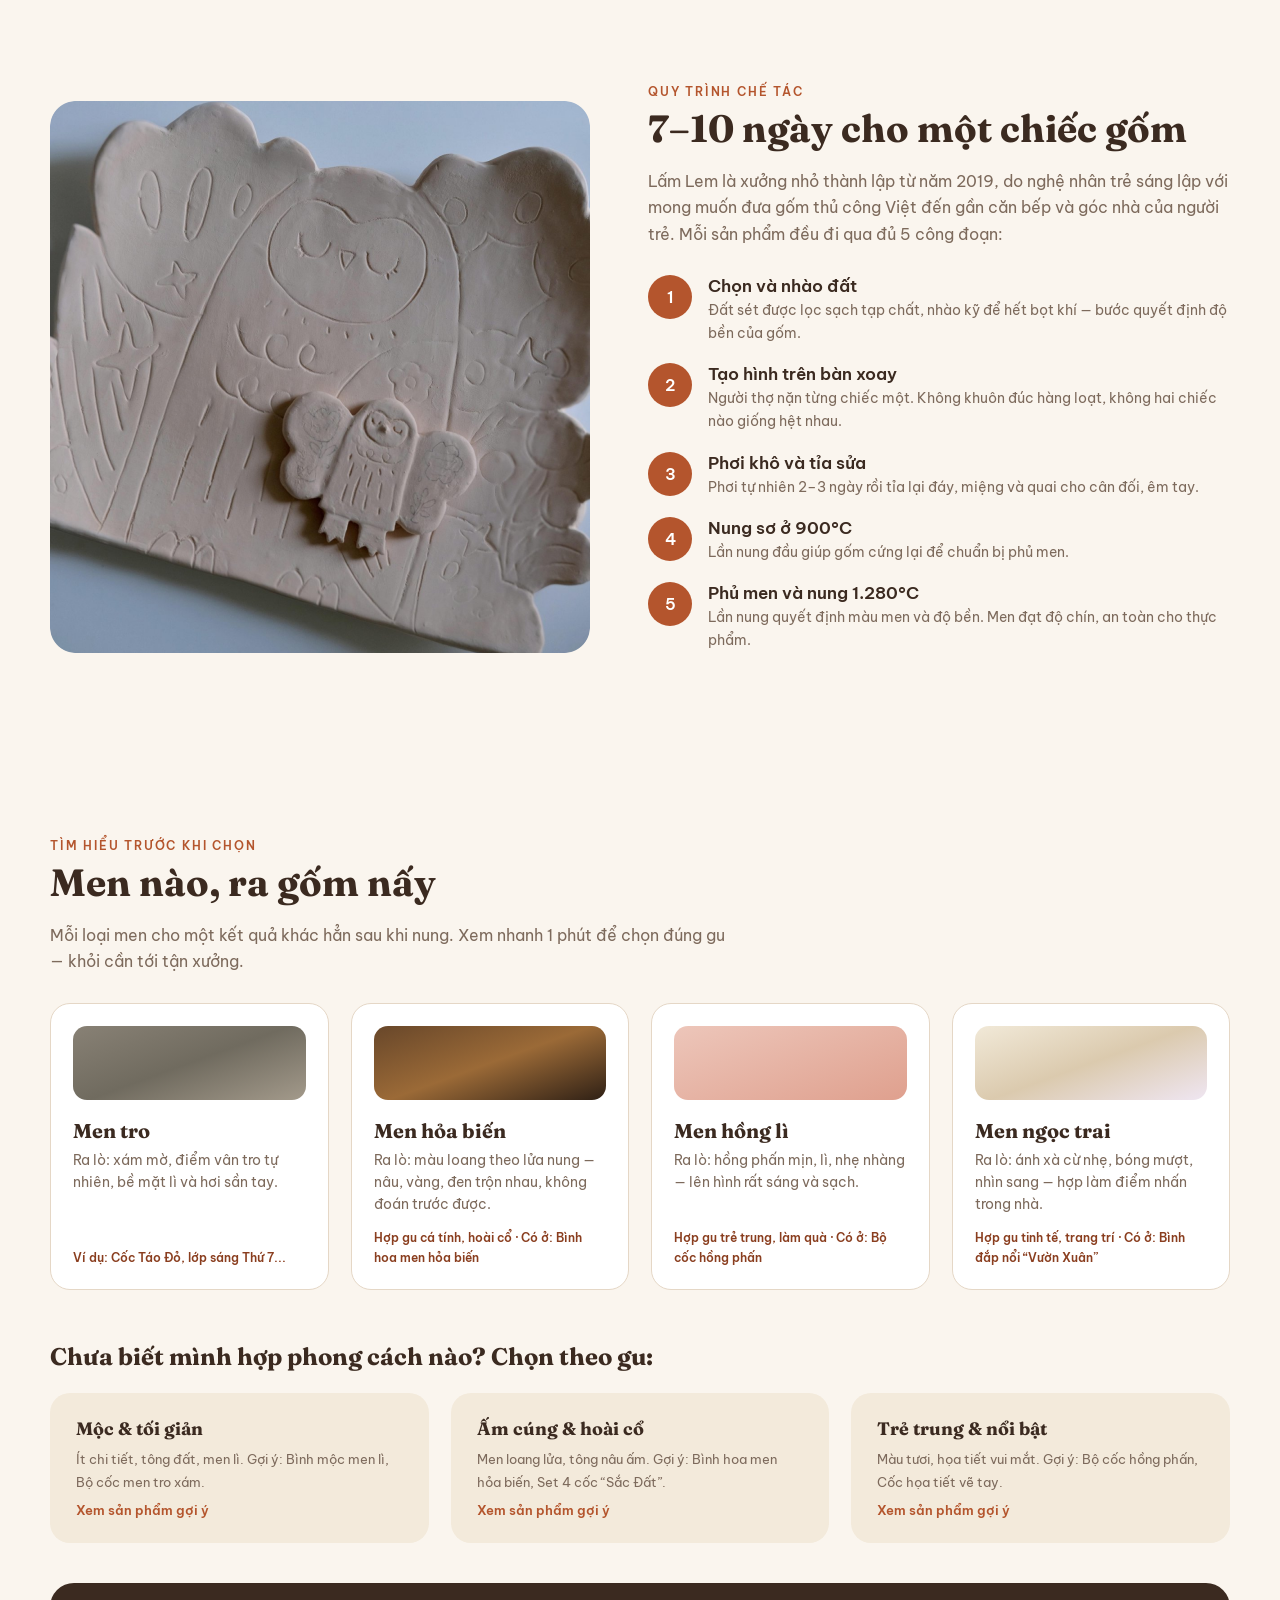
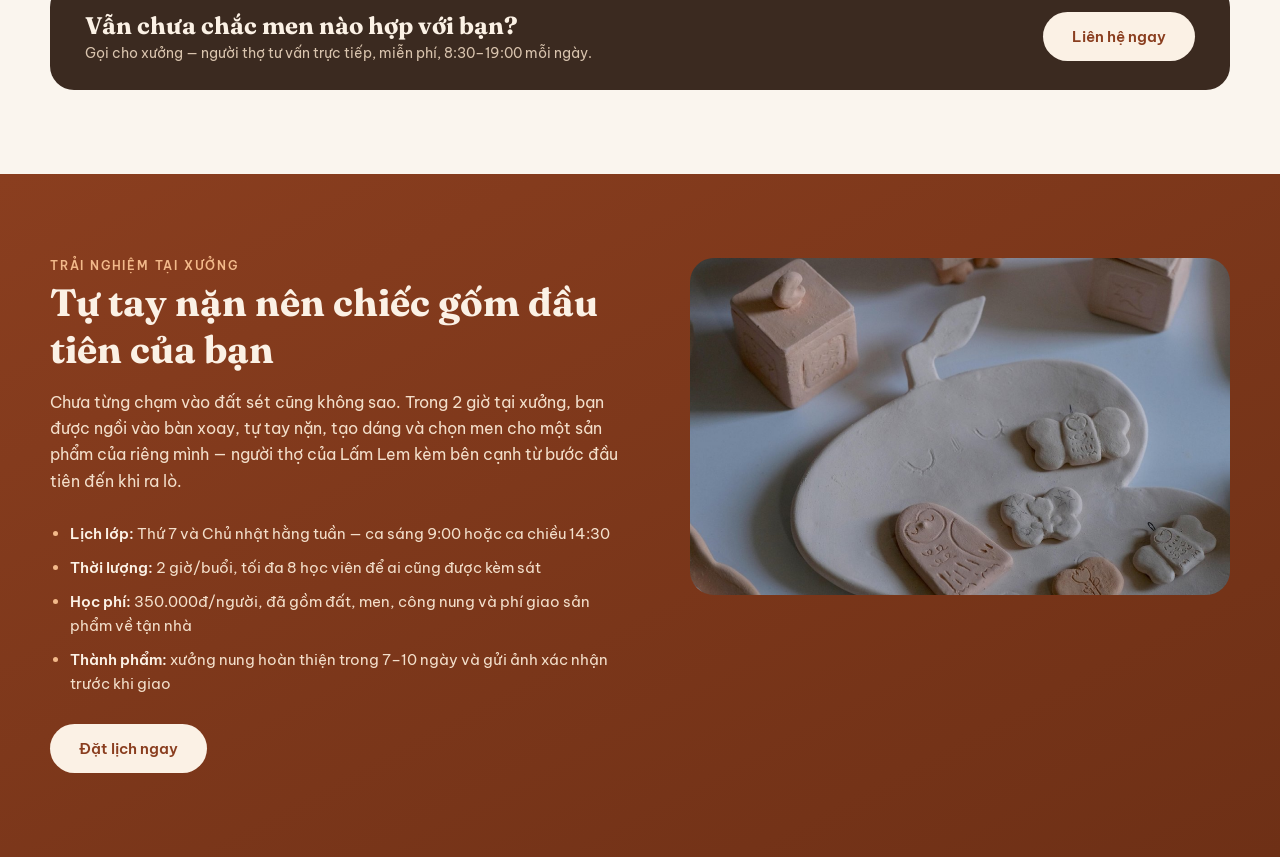
<file: section456.html>
<!DOCTYPE html>
<html lang="vi">
<head>
  <meta charset="UTF-8">
  <meta name="viewport" content="width=device-width, initial-scale=1.0">
  <title>Lấm Lem – Gốm thủ công</title>

  <!-- Tải 2 font chữ từ Google: Fraunces (tiêu đề) và Be Vietnam Pro (chữ thường) -->
  <link href="https://fonts.googleapis.com/css2?family=Fraunces:wght@600;700&family=Be+Vietnam+Pro:wght@400;600&display=swap" rel="stylesheet">

  <style>
    /* ===== PHẦN B - MEMBER 2 | mọi class bắt đầu bằng "b-" ===== */

    /* Xóa viền trắng mặc định quanh trang (chỉ để test, khi gộp code thì bỏ) */
    body { margin: 0; }

    /* Xóa khoảng trống thừa và tính kích thước hộp gồm cả padding */
    .b-page, .b-page * { box-sizing: border-box; margin: 0; }

    /* Cài đặt chung cho cả trang: font, màu chữ, màu nền kem */
    .b-page { font-family: "Be Vietnam Pro", sans-serif; color: #7D6A5C; background: #FAF5EE; }


    /* ===== CÁC KHỐI DÙNG CHUNG CHO CẢ 3 SLIDE ===== */

    /* Mỗi slide: chừa 84px trên và dưới, 20px hai bên */
    .b-section { padding: 84px 20px; }

    /* Slide nền tối: nền nâu đỏ chuyển sắc, chữ sáng */
    .b-section-dark { background: linear-gradient(to bottom right, #8A3E1F, #6E3016); color: #F3DFCB; }

    /* Hộp nội dung: rộng tối đa 1180px và nằm giữa trang */
    .b-container { max-width: 1180px; margin: 0 auto; }

    /* Xếp 2 cột ngang (ảnh và chữ), cách nhau 58px */
    .b-row { display: flex; gap: 58px; }
    .b-row-center { align-items: center; }       /* 2 cột căn giữa theo chiều dọc */
    .b-row-top { align-items: flex-start; }      /* 2 cột bắt đầu từ trên cùng */
    .b-text { flex: 1; }                         /* cột chữ chiếm hết chỗ còn lại */

    /* Ảnh: rộng 540px, bo góc */
    .b-photo { width: 540px; border-radius: 24px; }

    /* Dòng chữ nhỏ viết hoa phía trên tiêu đề */
    .b-eyebrow { font-size: 12px; font-weight: 600; letter-spacing: 1.8px; text-transform: uppercase; color: #B4552D; margin-bottom: 6px; }
    .b-eyebrow-light { color: #F2B98A; }         /* màu cho nền tối */

    /* Tiêu đề lớn */
    .b-title { font-size: 38px; font-weight: 700; color: #3B2A20; margin-bottom: 16px; }
    .b-title-light { color: #FBF1E5; }           /* màu cho nền tối */

    /* Đoạn giới thiệu */
    .b-intro { font-size: 16px; line-height: 1.65; max-width: 690px; margin-bottom: 28px; }

    /* Nút bấm hình viên thuốc */
    .b-button { display: inline-block; background: #FBF1E5; color: #8A3E1F; font-size: 15px; font-weight: 600; text-decoration: none; padding: 15px 29px; border-radius: 999px; }

    /* Các tiêu đề dùng font Fraunces */
    .b-title, .b-men-name, .b-gu-heading, .b-gu-name, .b-contact-title { font-family: "Fraunces", serif; }
    /* Các tiêu đề dùng màu nâu đậm */
    .b-men-name, .b-gu-heading, .b-gu-name { color: #3B2A20; }


    /* ===== SLIDE "QUY TRÌNH CHẾ TÁC" ===== */

    .b-step { display: flex; gap: 16px; margin-bottom: 18px; }   /* mỗi bước: số bên trái, chữ bên phải */

    /* Vòng tròn chứa số */
    .b-number { width: 44px; height: 44px; flex-shrink: 0; background: #B4552D; color: #FFFFFF; font-weight: 600; border-radius: 50%; display: flex; align-items: center; justify-content: center; }

    .b-step-title { font-size: 17px; font-weight: 600; color: #3B2A20; margin-bottom: 2px; }
    .b-step-text { font-size: 14px; line-height: 1.65; }


    /* ===== SLIDE "MEN NÀO, RA GỐM NẤY" ===== */

    /* 4 thẻ men xếp ngang, chia đều chiều rộng */
    .b-men-list { display: flex; gap: 22px; margin-top: 18px; }
    .b-men-card { flex: 1; background: #FFFFFF; border: 1px solid #E5D7C6; border-radius: 20px; padding: 22px; display: flex; flex-direction: column; }

    /* Ô màu phía trên mỗi thẻ, và màu riêng cho từng loại men */
    .b-men-color { height: 74px; border-radius: 14px; margin-bottom: 18px; }
    .b-tro      { background: linear-gradient(160deg, #888175, #706B5F, #A39A8B); }
    .b-hoabien  { background: linear-gradient(160deg, #68472A, #9B6A37, #2F2015); }
    .b-hongli   { background: linear-gradient(160deg, #EDC6BA, #DFA08E); }
    .b-ngoctrai { background: linear-gradient(160deg, #F1E9D8, #DBCAAE, #EFE6F2); }

    .b-men-name { font-size: 20px; margin-bottom: 6px; }
    .b-men-text { font-size: 14px; line-height: 1.6; }
    .b-tag { margin-top: auto; padding-top: 12px; font-size: 12px; font-weight: 600; line-height: 1.65; color: #8A3E1F; }   /* margin-top: auto đẩy dòng này xuống đáy thẻ */

    /* Phần "Chọn theo gu": 3 thẻ màu be xếp ngang */
    .b-gu-heading { font-size: 24px; margin: 52px 0 22px; }
    .b-gu-list { display: flex; gap: 22px; }
    .b-gu-card { flex: 1; background: #F3EADB; border-radius: 20px; padding: 24px 26px; }
    .b-gu-name { font-size: 18px; margin-bottom: 8px; }
    .b-gu-text { font-size: 13px; line-height: 1.7; margin-bottom: 6px; }
    .b-gu-link { font-size: 13px; font-weight: 600; color: #B4552D; text-decoration: none; }

    /* Khung liên hệ nâu đậm: chữ bên trái, nút bên phải */
    .b-contact { background: #3B2A20; border-radius: 24px; padding: 28px 35px; margin-top: 40px; display: flex; justify-content: space-between; align-items: center; }
    .b-contact-title { font-size: 24px; color: #FBF1E5; margin-bottom: 4px; }
    .b-contact-text { font-size: 14px; color: #D9C4AE; }


    /* ===== SLIDE "TRẢI NGHIỆM TẠI XƯỞNG" ===== */

    .b-list { padding-left: 20px; margin-bottom: 28px; }          /* danh sách có chấm tròn */
    .b-item { font-size: 15px; line-height: 1.6; margin-bottom: 10px; }
    .b-item::marker { color: #F2B98A; }                           /* đổi màu chấm tròn */
    .b-label { font-weight: 600; color: #FBF1E5; }                /* phần chữ đậm đầu mỗi dòng */
  </style>
</head>

<body>
  <div class="b-page">

    <!-- ========== SLIDE: QUY TRÌNH CHẾ TÁC ========== -->
    <section class="b-section">
      <div class="b-container b-row b-row-center">

        <img class="b-photo" src="./anh5.png" alt="Đĩa gốm chưa tráng men có khắc hình cú">

        <div class="b-text">
          <p class="b-eyebrow">Quy trình chế tác</p>
          <h2 class="b-title">7–10 ngày cho một chiếc gốm</h2>
          <p class="b-intro">
            Lấm Lem là xưởng nhỏ thành lập từ năm 2019, do nghệ nhân trẻ sáng lập với mong muốn đưa gốm thủ công Việt đến gần căn bếp và góc nhà của người trẻ. Mỗi sản phẩm đều đi qua đủ 5 công đoạn:
          </p>

          <div class="b-step">
            <div class="b-number">1</div>
            <div>
              <h3 class="b-step-title">Chọn và nhào đất</h3>
              <p class="b-step-text">Đất sét được lọc sạch tạp chất, nhào kỹ để hết bọt khí — bước quyết định độ bền của gốm.</p>
            </div>
          </div>

          <div class="b-step">
            <div class="b-number">2</div>
            <div>
              <h3 class="b-step-title">Tạo hình trên bàn xoay</h3>
              <p class="b-step-text">Người thợ nặn từng chiếc một. Không khuôn đúc hàng loạt, không hai chiếc nào giống hệt nhau.</p>
            </div>
          </div>

          <div class="b-step">
            <div class="b-number">3</div>
            <div>
              <h3 class="b-step-title">Phơi khô và tỉa sửa</h3>
              <p class="b-step-text">Phơi tự nhiên 2–3 ngày rồi tỉa lại đáy, miệng và quai cho cân đối, êm tay.</p>
            </div>
          </div>

          <div class="b-step">
            <div class="b-number">4</div>
            <div>
              <h3 class="b-step-title">Nung sơ ở 900°C</h3>
              <p class="b-step-text">Lần nung đầu giúp gốm cứng lại để chuẩn bị phủ men.</p>
            </div>
          </div>

          <div class="b-step">
            <div class="b-number">5</div>
            <div>
              <h3 class="b-step-title">Phủ men và nung 1.280°C</h3>
              <p class="b-step-text">Lần nung quyết định màu men và độ bền. Men đạt độ chín, an toàn cho thực phẩm.</p>
            </div>
          </div>
        </div>

      </div>
    </section>


    <!-- ========== SLIDE: MEN NÀO, RA GỐM NẤY ========== -->
    <section class="b-section">
      <div class="b-container">

        <p class="b-eyebrow">Tìm hiểu trước khi chọn</p>
        <h2 class="b-title">Men nào, ra gốm nấy</h2>
        <p class="b-intro">
          Mỗi loại men cho một kết quả khác hẳn sau khi nung. Xem nhanh 1 phút để chọn đúng gu — khỏi cần tới tận xưởng.
        </p>

        <!-- 4 thẻ men -->
        <div class="b-men-list">

          <div class="b-men-card">
            <div class="b-men-color b-tro"></div>
            <h3 class="b-men-name">Men tro</h3>
            <p class="b-men-text">Ra lò: xám mờ, điểm vân tro tự nhiên, bề mặt lì và hơi sần tay.</p>
            <p class="b-tag">Ví dụ: Cốc Táo Đỏ, lớp sáng Thứ 7...</p>
          </div>

          <div class="b-men-card">
            <div class="b-men-color b-hoabien"></div>
            <h3 class="b-men-name">Men hỏa biến</h3>
            <p class="b-men-text">Ra lò: màu loang theo lửa nung — nâu, vàng, đen trộn nhau, không đoán trước được.</p>
            <p class="b-tag">Hợp gu cá tính, hoài cổ · Có ở: Bình hoa men hỏa biến</p>
          </div>

          <div class="b-men-card">
            <div class="b-men-color b-hongli"></div>
            <h3 class="b-men-name">Men hồng lì</h3>
            <p class="b-men-text">Ra lò: hồng phấn mịn, lì, nhẹ nhàng — lên hình rất sáng và sạch.</p>
            <p class="b-tag">Hợp gu trẻ trung, làm quà · Có ở: Bộ cốc hồng phấn</p>
          </div>

          <div class="b-men-card">
            <div class="b-men-color b-ngoctrai"></div>
            <h3 class="b-men-name">Men ngọc trai</h3>
            <p class="b-men-text">Ra lò: ánh xà cừ nhẹ, bóng mượt, nhìn sang — hợp làm điểm nhấn trong nhà.</p>
            <p class="b-tag">Hợp gu tinh tế, trang trí · Có ở: Bình đắp nổi “Vườn Xuân”</p>
          </div>

        </div>

        <!-- Chọn theo gu -->
        <h3 class="b-gu-heading">Chưa biết mình hợp phong cách nào? Chọn theo gu:</h3>

        <div class="b-gu-list">

          <div class="b-gu-card">
            <h4 class="b-gu-name">Mộc &amp; tối giản</h4>
            <p class="b-gu-text">Ít chi tiết, tông đất, men lì. Gợi ý: Bình mộc men lì, Bộ cốc men tro xám.</p>
            <a class="b-gu-link" href="#">Xem sản phẩm gợi ý</a>
          </div>

          <div class="b-gu-card">
            <h4 class="b-gu-name">Ấm cúng &amp; hoài cổ</h4>
            <p class="b-gu-text">Men loang lửa, tông nâu ấm. Gợi ý: Bình hoa men hỏa biến, Set 4 cốc “Sắc Đất”.</p>
            <a class="b-gu-link" href="#">Xem sản phẩm gợi ý</a>
          </div>

          <div class="b-gu-card">
            <h4 class="b-gu-name">Trẻ trung &amp; nổi bật</h4>
            <p class="b-gu-text">Màu tươi, họa tiết vui mắt. Gợi ý: Bộ cốc hồng phấn, Cốc họa tiết vẽ tay.</p>
            <a class="b-gu-link" href="#">Xem sản phẩm gợi ý</a>
          </div>

        </div>

        <!-- Khung liên hệ -->
        <div class="b-contact">
          <div>
            <h3 class="b-contact-title">Vẫn chưa chắc men nào hợp với bạn?</h3>
            <p class="b-contact-text">Gọi cho xưởng — người thợ tư vấn trực tiếp, miễn phí, 8:30–19:00 mỗi ngày.</p>
          </div>
          <a class="b-button" href="#">Liên hệ ngay</a>
        </div>

      </div>
    </section>


    <!-- ========== SLIDE: TRẢI NGHIỆM TẠI XƯỞNG ========== -->
    <section class="b-section b-section-dark">
      <div class="b-container b-row b-row-top">

        <div class="b-text">
          <p class="b-eyebrow b-eyebrow-light">Trải nghiệm tại xưởng</p>
          <h2 class="b-title b-title-light">Tự tay nặn nên chiếc gốm đầu tiên của bạn</h2>
          <p class="b-intro">
            Chưa từng chạm vào đất sét cũng không sao. Trong 2 giờ tại xưởng, bạn được ngồi vào bàn xoay, tự tay nặn, tạo dáng và chọn men cho một sản phẩm của riêng mình — người thợ của Lấm Lem kèm bên cạnh từ bước đầu tiên đến khi ra lò.
          </p>

          <ul class="b-list">
            <li class="b-item"><span class="b-label">Lịch lớp:</span> Thứ 7 và Chủ nhật hằng tuần — ca sáng 9:00 hoặc ca chiều 14:30</li>
            <li class="b-item"><span class="b-label">Thời lượng:</span> 2 giờ/buổi, tối đa 8 học viên để ai cũng được kèm sát</li>
            <li class="b-item"><span class="b-label">Học phí:</span> 350.000đ/người, đã gồm đất, men, công nung và phí giao sản phẩm về tận nhà</li>
            <li class="b-item"><span class="b-label">Thành phẩm:</span> xưởng nung hoàn thiện trong 7–10 ngày và gửi ảnh xác nhận trước khi giao</li>
          </ul>

          <a class="b-button" href="#">Đặt lịch ngay</a>
        </div>

        <img class="b-photo" src="./anh4.png" alt="Các món gốm nặn tay chưa tráng men trên bàn">

      </div>
    </section>

  </div>
</body>
</html>
</file>
<file: style.css>
@import url("https://fonts.googleapis.com/css2?family=Be+Vietnam+Pro:ital,wght@0,100;0,200;0,300;0,400;0,500;0,600;0,700;0,800;0,900;1,100;1,200;1,300;1,400;1,500;1,600;1,700;1,800;1,900&family=Fraunces:ital,opsz,wght@0,9..144,100..900;1,9..144,100..900&display=swap");

* {
  margin: 0;
  padding: 0;
  box-sizing: border-box;
  scroll-behavior: smooth;
}

:root {
  --clr-accent: #b4552d;
  --clr-ink: #3b2a20;
  --clr-beige: #faf5ee;
  --clr-white: #ffffff;
  --clr-muted: #7d6a5c;
  --clr-line: #e5d7c6;
  --clr-bg: var(--clr-beige);
  --clr-card: var(--clr-white);
  --clr-page: var(--clr-white);
  --clr-beige-deep: var(--clr-beige);
  --clr-beige-card: var(--clr-white);
  --clr-footer: var(--clr-ink);
  --clr-btn: var(--clr-accent);
  --clr-btn-hover: var(--clr-ink);
  --clr-accent-soft: rgba(180, 85, 45, 0.12);
  --clr-star: var(--clr-accent);

  --font-serif: "Fraunces", serif;
  --font-sans: "Be Vietnam Pro", sans-serif;
  --radius: 18px;
  --shadow-sm: 0 2px 10px rgba(59, 42, 32, 0.05);
  --shadow-lift: 0 14px 30px rgba(59, 42, 32, 0.12);
}

body {
  background: var(--clr-page);
  color: var(--clr-ink);
  font-family: var(--font-sans);
  -webkit-font-smoothing: antialiased;
}

.q-body {
  font-family: "Be Vietnam Pro", "Fraunces";
  font-size: 16px;
  color: var(--clr-muted);
}

.q-container {
  display: flex;
  align-items: center;
  justify-content: center;
}

.q-header {
  display: flex;
  position: fixed;
  z-index: 1;
  align-items: center;
  justify-content: center;
  padding: 10px 130px;
  width: 100%;
  top: 0px;
  background-color: #ffffffe3;
}

.q-header__wrap {
  display: flex;
  align-items: center;
  justify-content: space-between;
  width: 100%;
  max-width: 1180px;
}

.q-header__left {
  display: flex;
  gap: 10px;
}

.q-header__left {
  text-decoration: none;
}

.q-header__logo {
  width: 42px;
  height: 42px;
  border-radius: 50%;
  background-color: var(--clr-accent);
}

.q-header__text {
  display: flex;
  align-items: center;
  flex-direction: column;
}

.q-header__text p {
  font-family: Fraunces;
  font-weight: 700;
  font-size: 24px;
  color: var(--clr-ink);
}

.q-header__text span {
  font-weight: 700;
  font-size: 9px;
  letter-spacing: 1.6px;
}

.q-header__right {
  display: flex;
  gap: 30px;
}

nav {
  display: flex;
  align-items: center;
  gap: 30px;
}

nav a {
  font-weight: 500;
  font-size: 15px;
  text-decoration: none;
  color: var(--clr-ink);
}

nav a:hover {
  color: var(--clr-accent);
}

.q-header__cta {
  display: flex;
  align-items: center;
  gap: 15px;
}

.q-header__button {
  width: 125px;
  height: 47px;
  border-radius: 999px;
  background-color: var(--clr-accent);
}

.q-header__button:hover {
  background-color: var(--clr-ink);
  transition: 0.2s;
}

.q-header__button-a {
  font-weight: 600;
  font-size: 15px;
  color: var(--clr-white);
  text-decoration: none;
}

.q-header__shop {
  width: 42px;
  height: 42px;
  border-radius: 50%;
  border: 1px solid var(--clr-line);
}

.q-header__shop img {
  display: flex;
  align-items: center;
  width: 21px;
  height: 21px;
}

.q-header__shop:hover {
  background-color: var(--clr-line);
  transition: 0.2s;
}

.q-hero {
  display: flex;
  align-items: center;
  justify-content: center;
  padding: 0px 130px;
  aspect-ratio: 16 / 9;
  width: 100%;
  background:
    linear-gradient(to right, #e5d7c63a, #e5d7c63a, transparent),
    url("pic/hero.jpg") center / cover no-repeat;
}

.q-hero__content {
  display: flex;
  flex-direction: column;
  justify-content: center;
  width: 100%;
  max-width: 1180px;
  gap: 20px;
}

.q-hero__text {
  display: flex;
  flex-direction: column;
  gap: 14px;
}

.q-hero__text span {
  font-weight: 700;
  font-size: 13px;
  letter-spacing: 2px;
  color: var(--clr-accent);
}

.q-hero__text h1 {
  font-family: Fraunces;
  font-weight: 700;
  font-size: 60px;
  line-height: 108%;
  color: var(--clr-ink);
}

.q-hero__text i {
  color: var(--clr-accent);
}

.q-hero__text p {
  font-weight: 400;
  font-size: 17px;
  line-height: 165%;
}

.q-hero__cta {
  display: flex;
  gap: 15px;
}

.q-hero__button {
  width: 207px;
  height: 47px;
  border-radius: 999px;
}

.q-hero__button-color:hover {
  background-color: var(--clr-ink);
  transition: 0.2s;
}

.q-hero__button-line:hover {
  background-color: var(--clr-ink);
  border: var(--clr-ink);
  color: var(--clr-white);
  transition: 0.2s;
}

.q-hero__button-a {
  text-decoration: none;
  font-weight: 600;
  font-size: 15px;
}

.q-hero__button-color {
  color: var(--clr-white);
  background-color: var(--clr-accent);
}

.q-hero__button-line {
  color: var(--clr-accent);
  border: 2px solid var(--clr-accent);
}

.q-page1 {
  display: flex;
  justify-content: center;
  padding: 84px 130px;
  width: 100%;
  gap: 56px;
  background-color: var(--clr-white);
}

.q-page1__wrap {
  display: flex;
  width: 100%;
  max-width: 1180px;
  gap: 56px;
}

.q-page1 img {
  width: 45%;
  aspect-ratio: 4 / 3;
  object-fit: cover;
  object-position: center 40%;
  border-radius: 20px;
}

.q-page1__content {
  display: flex;
  flex-direction: column;
  justify-content: center;
  gap: 14px;
}

.q-page1__top {
  display: flex;
  flex-direction: column;
  justify-content: center;
  gap: 14px;
}

.q-page1__top span {
  font-weight: 700;
  font-size: 13px;
  letter-spacing: 2px;
  color: var(--clr-accent);
}

.q-page1__top h2 {
  font-family: Fraunces;
  font-weight: 700;
  font-size: 36px;
  color: var(--clr-ink);
}

.q-page1__top p {
  font-weight: 400;
  font-size: 16px;
  line-height: 170%;
}

.q-page1__bottom {
  display: flex;
  flex-direction: column;
  justify-content: center;
  gap: 14px;
  padding: 24px 26px;
  border-radius: 16px;
  background-color: var(--clr-beige);
}

.q-page1__bottom h3 {
  font-family: Fraunces;
  font-weight: 600;
  font-size: 20px;
  color: var(--clr-accent);
}

.q-page1__bottom p {
  font-weight: 400;
  font-size: 15px;
  line-height: 165%;
}

.q-page2 {
  display: flex;
  justify-content: center;
  padding: 84px 24px;
  width: 100%;
  background-color: var(--clr-beige);
}

.q-page2__wrap {
  display: flex;
  flex-direction: column;
  width: 100%;
  max-width: 1180px;
  gap: 30px;
}

.q-page2__top {
  display: flex;
  flex-direction: column;
  gap: 14px;
}

.q-page2__top span {
  font-weight: 700;
  font-size: 13px;
  letter-spacing: 2px;
  color: var(--clr-accent);
}

.q-page2__top h2 {
  font-family: Fraunces;
  font-weight: 700;
  font-size: 36px;
  color: var(--clr-ink);
}

.q-page2__line {
  width: 100%;
  border: 1px solid #3b2a2039;
}

.q-page2__radio {
  position: absolute;
  opacity: 0;
  pointer-events: none;
}

.q-page2__filter {
  display: flex;
  gap: 10px;
}

.q-page2__button {
  border-radius: 999px;
  font-weight: 500;
  font-size: 14.5px;
  padding: 10px 22px;
  background-color: var(--clr-beige);
  border: 1.5px solid var(--clr-line);
  color: var(--clr-ink);
  cursor: pointer;
  transition: 0.2s;
}

.q-page2__button:hover {
  background-color: var(--clr-accent);
  color: var(--clr-white);
}

.q-page2:has(#loc-tatca:checked) [for="loc-tatca"],
.q-page2:has(#loc-anuong:checked) [for="loc-anuong"],
.q-page2:has(#loc-trangtri:checked) [for="loc-trangtri"],
.q-page2:has(#loc-quatang:checked) [for="loc-quatang"] {
  border-color: var(--clr-accent);
  color: var(--clr-white);
  background-color: var(--clr-accent);
}

.q-page2:has(#loc-anuong:checked) .q-page2__card:not(.anuong),
.q-page2:has(#loc-trangtri:checked) .q-page2__card:not(.trangtri),
.q-page2:has(#loc-quatang:checked) .q-page2__card:not(.quatang) {
  display: none;
}

.q-page2__box {
  display: flex;
  flex-wrap: wrap;
  width: 100%;
  gap: 22px;
}

.q-page2__card {
  position: relative;
  display: flex;
  flex-direction: column;
  width: calc((100% - 22px * (4 - 1)) / 4);
  border: 1px solid var(--clr-line);
  border-radius: 18px;
  overflow: hidden;
  background-color: var(--clr-white);
}

.q-page2__card img {
  width: 100%;
  object-fit: cover;
  aspect-ratio: 3/4;
}

.q-page2__card:hover {
  transform: translateY(-8px);
}

.q-page2__tag {
  font-weight: 600;
  font-size: 15px;
  position: absolute;
  padding: 10px 15px;
  border-radius: 999px;
  top: 15px;
  left: 15px;
  background-color: var(--clr-accent);
  color: var(--clr-white);
}

.q-page2__body {
  display: flex;
  flex-direction: column;
  justify-content: space-between;
  gap: 20px;
  padding: 20px;
}

.q-page2__info {
  display: flex;
  flex-direction: column;
  gap: 5px;
}

.q-page2__info span {
  font-family: Fraunces;
  font-weight: 700;
  font-size: 16px;
  color: var(--clr-ink);
}

.q-page2__cta {
  font-size: 15px;
  display: flex;
  gap: 8px;
}

.q-page2__cta a {
  text-decoration: none;
}

.q-page2__button2-dark {
  padding: 10px 10px;
  border-radius: 999px;
  background-color: var(--clr-ink);
  color: var(--clr-white);
}

.q-page2__button2-dark:hover {
  background-color: var(--clr-accent);
  transition: 0.2s;
}

.q-page2__button2-line {
  padding: 10px 6px;
  border-radius: 999px;
  border: 1.5px solid var(--clr-accent);
  color: var(--clr-accent);
}

.q-page2__button2-line:hover {
  background-color: var(--clr-accent);
  color: var(--clr-white);
  transition: 0.2s;
}

.b-section {
  padding: 84px 20px;
}

.b-section-dark {
  background: var(--clr-ink);
  color: var(--clr-line);
}

.b-container {
  max-width: 1180px;
  margin: 0 auto;
}

.b-row {
  display: flex;
  gap: 58px;
}
.b-row-center {
  align-items: center;
}
.b-row-top {
  align-items: flex-start;
}
.b-text {
  flex: 1;
}

.b-photo {
  width: 540px;
  border-radius: 24px;
}

.b-eyebrow {
  font-size: 12px;
  font-weight: 600;
  letter-spacing: 1.8px;
  text-transform: uppercase;
  color: var(--clr-accent);
  margin-bottom: 6px;
}
.b-eyebrow-light {
  color: var(--clr-line);
}

.b-title {
  font-size: 38px;
  font-weight: 700;
  color: var(--clr-ink);
  margin-bottom: 16px;
}
.b-title-light {
  color: var(--clr-white);
}

.b-intro {
  font-size: 16px;
  line-height: 1.65;
  margin-bottom: 28px;
}

.b-button {
  display: inline-block;
  background: var(--clr-beige);
  color: var(--clr-ink);
  font-size: 15px;
  font-weight: 600;
  text-decoration: none;
  padding: 15px 29px;
  border-radius: 999px;
}

.b-title,
.b-men-name,
.b-gu-heading,
.b-gu-name,
.b-contact-title {
  font-family: "Fraunces", serif;
}

.b-men-name,
.b-gu-heading,
.b-gu-name {
  color: var(--clr-ink);
}

.b-step {
  display: flex;
  align-items: center;
  gap: 16px;
  margin-bottom: 18px;
}

.b-number {
  width: 44px;
  height: 44px;
  flex-shrink: 0;
  background: var(--clr-accent);
  color: var(--clr-white);
  font-weight: 600;
  border-radius: 50%;
  display: flex;
  align-items: center;
  justify-content: center;
}

.b-step-title {
  font-size: 17px;
  font-weight: 600;
  color: var(--clr-ink);
  margin-bottom: 2px;
}
.b-step-text {
  font-size: 14px;
  line-height: 1.65;
}

.b-men-list {
  display: flex;
  gap: 22px;
  margin-top: 18px;
}
.b-men-card {
  flex: 1;
  background: var(--clr-white);
  border: 1px solid var(--clr-line);
  border-radius: 20px;
  padding: 22px;
  display: flex;
  flex-direction: column;
}

.b-men-color {
  height: 74px;
  border-radius: 14px;
  margin-bottom: 18px;
}

.b-tro {
  background: url("pic/tro.jpg") center / cover no-repeat;
}
.b-hoabien {
  background: url("pic/hoabien.jpg") center / cover no-repeat;
}
.b-hongli {
  background: url("pic/hongli.jpg") center / cover no-repeat;
}
.b-ngoctrai {
  background: url("pic/ngoctrai.jpg") center / cover no-repeat;
}

.b-men-name {
  font-size: 20px;
  margin-bottom: 6px;
}
.b-men-text {
  font-size: 14px;
  line-height: 1.6;
}
.b-tag {
  margin-top: auto;
  padding-top: 12px;
  font-size: 12px;
  font-weight: 600;
  line-height: 1.65;
  color: var(--clr-ink);
}

.b-gu-heading {
  font-size: 24px;
  margin: 52px 0 22px;
}
.b-gu-list {
  display: flex;
  gap: 22px;
}
.b-gu-card {
  flex: 1;
  background: var(--clr-beige);
  border-radius: 20px;
  padding: 24px 26px;
}
.b-gu-name {
  font-size: 18px;
  margin-bottom: 8px;
}
.b-gu-text {
  font-size: 13px;
  line-height: 1.7;
  margin-bottom: 6px;
}
.b-gu-link {
  font-size: 13px;
  font-weight: 600;
  color: var(--clr-accent);
  text-decoration: none;
}

.b-contact {
  background: var(--clr-ink);
  border-radius: 24px;
  padding: 28px 35px;
  margin-top: 40px;
  display: flex;
  justify-content: space-between;
  align-items: center;
}
.b-contact-title {
  font-size: 24px;
  color: var(--clr-white);
  margin-bottom: 4px;
}
.b-contact-text {
  font-size: 14px;
  color: var(--clr-line);
}

.b-list {
  padding-left: 20px;
  margin-bottom: 28px;
}
.b-item {
  font-size: 15px;
  line-height: 1.6;
  margin-bottom: 10px;
}
.b-item::marker {
  color: var(--clr-line);
}
.b-label {
  font-weight: 600;
  color: var(--clr-white);
}

.b-photo {
  object-fit: cover;
  aspect-ratio: 4 / 3;
}

.faq {
  background: var(--clr-page);
  padding: clamp(4rem, 9vw, 7rem) 1.5rem;
}

.wrap_information {
  max-width: 1200px;
  margin-inline: auto;
}

.container {
  max-width: 1120px;
  margin-inline: auto;
}

.sec-head {
  text-align: left;
  margin-bottom: clamp(2.5rem, 5vw, 3.5rem);
}

.sec-eyebrow {
  font-family: var(--font-sans);
  font-size: 0.8rem;
  font-weight: 600;
  letter-spacing: 0.22em;
  text-transform: uppercase;
  color: var(--clr-accent);
  margin-bottom: 0.9rem;
}

.sec-title {
  font-family: var(--font-serif);
  font-size: clamp(1.7rem, 1.2rem + 2.2vw, 2.6rem);
  font-weight: 600;
  line-height: 1.3;
}

.faq__list {
  list-style: none;
  display: grid;
  gap: 1rem;
}

.faq__item {
  background: var(--clr-card);
  border: 1px solid #e2d9c6;
  border-radius: var(--radius);
}

.faq__q {
  border: 1px solid #e5d7c6;
  display: flex;
  align-items: center;
  justify-content: space-between;
  gap: 1rem;
  width: 100%;
  padding: 1.4rem 1.75rem;
  background: none;
  border-radius: var(--radius);
  cursor: pointer;
  text-align: left;
  font: inherit;
  color: inherit;
  list-style: none;
}

.faq__q::-webkit-details-marker {
  display: none;
}

.faq__q-text {
  font-family: var(--font-serif);
  font-size: clamp(1.05rem, 0.95rem + 0.4vw, 1.2rem);
  font-weight: 600;
  line-height: 1.4;
}

.faq__q:focus-visible {
  outline: 2px solid var(--clr-accent);
  outline-offset: -4px;
}

.faq__icon {
  position: relative;
  flex-shrink: 0;
  width: 1.25rem;
  height: 1.25rem;
}

.faq__icon::before,
.faq__icon::after {
  content: "";
  position: absolute;
  top: 50%;
  left: 50%;
  width: 100%;
  height: 2px;
  background: var(--clr-ink);
  border-radius: 2px;
  transform: translate(-50%, -50%);
}

.faq__icon::after {
  transform: translate(-50%, -50%) rotate(90deg);
}

.faq__details[open] .faq__icon {
  transform: rotate(45deg);
}

.faq__details[open] .faq__icon::before,
.faq__details[open] .faq__icon::after {
  background: var(--clr-accent);
}

.faq__panel {
  display: grid;
  grid-template-rows: 0fr;
}

.faq__panel-inner {
  overflow: hidden;
  min-height: 0;
}

.faq__details[open] .faq__panel {
  grid-template-rows: 1fr;
}

.faq__a {
  padding: 1.5rem 1.75rem 1.5rem;
  font-size: 0.98rem;
  line-height: 1.75;
  color: var(--clr-muted);
}

.testi {
  background: #fff;
  padding: clamp(4rem, 9vw, 7rem) 1.5rem;
}

.testi__list {
  list-style: none;
  display: grid;
  grid-template-columns: repeat(auto-fit, minmax(min(100%, 270px), 1fr));
  gap: 1.25rem;
}

.testi__card {
  border: 1px solid #e5d7c6;
  height: 100%;
  display: flex;
  flex-direction: column;
  gap: 1rem;
  background: #f9f6f0;
  border-radius: var(--radius);
  padding: 1.75rem;
}

.testi__stars {
  flex-shrink: 0;
  color: var(--clr-star);
  font-size: 0.8rem;
  letter-spacing: 0.2em;
  line-height: 1;
}

.testi__quote {
  font-size: 0.95rem;
  line-height: 1.75;
  color: #453d31;
}

.testi__author {
  display: flex;
  align-items: center;
  gap: 0.75rem;
}

.testi__avatar {
  width: 44px;
  height: 44px;
  border-radius: 50%;
  object-fit: cover;
  flex-shrink: 0;
}

.testi__author-text {
  display: flex;
  flex-direction: column;
  gap: 2px;
}

.testi__rating {
  display: flex;
  align-items: center;
  gap: 8px;
}

.testi__score {
  font-size: 0.85rem;
  font-weight: 600;
  color: var(--clr-ink);
  line-height: 1;
}

.testi__author strong {
  color: #3b2a20;
  display: block;
  font-size: 1rem;
  font-weight: 700;
}

.testi__author-role {
  font-size: 0.85rem;
  color: var(--clr-muted);
}

.contact {
  background: var(--clr-beige-deep);
  padding: clamp(4rem, 9vw, 7rem) 1.5rem;
}

.contact__list {
  list-style: none;
  display: grid;
  grid-template-columns: repeat(auto-fit, minmax(min(100%, 250px), 1fr));
  gap: 1.25rem;
}

.contact__item {
  display: flex;
  flex-direction: column;
  align-items: center;
  text-align: center;
  gap: 0.75rem;
  background: var(--clr-beige-card);
  border-radius: var(--radius);
  padding: 2rem 1.5rem;
}

.contact__icon {
  display: grid;
  place-items: center;
  width: 3.25rem;
  height: 3.25rem;
  border-radius: 50%;
  background: var(--clr-accent-soft);
  color: var(--clr-accent);
  margin-bottom: 0.25rem;
}

.contact__icon svg {
  width: 1.5rem;
  height: 1.5rem;
}

.contact__label {
  font-family: var(--font-serif);
  font-size: 1.05rem;
  font-weight: 600;
}

.contact__value {
  font-size: 0.95rem;
  color: var(--clr-muted);
}

.contact__value a {
  color: inherit;
  text-decoration: none;
}

.contact__value a:hover {
  color: var(--clr-accent);
}

.visit {
  background: var(--clr-beige-deep);
  padding: 0 1.5rem clamp(4rem, 9vw, 7rem);
}

.visit__grid {
  display: grid;
  grid-template-columns: 1fr 1.1fr;
  gap: clamp(2rem, 4vw, 3.5rem);
  align-items: start;
}

.visit__title {
  font-family: var(--font-serif);
  font-size: clamp(1.5rem, 1.2rem + 1.4vw, 2rem);
  font-weight: 600;
  margin-bottom: 0.9rem;
}

.visit__desc {
  color: #54493b;
  font-size: 0.98rem;
  line-height: 1.75;
  margin-bottom: 1.5rem;
}

.visit__media {
  margin-bottom: 1.25rem;
}

.visit__media-placeholder {
  aspect-ratio: 16 / 9;
  background: #e8dcc8;
  border-radius: var(--radius);
}

.visit__hours {
  font-size: 0.95rem;
  color: var(--clr-muted);
  margin-bottom: 1.75rem;
}

.visit__hours strong {
  color: var(--clr-ink);
}

.visit__social-title {
  font-family: var(--font-serif);
  font-size: 1.1rem;
  font-weight: 600;
  margin-bottom: 0.5rem;
}

.visit__social-desc {
  font-size: 0.9rem;
  color: var(--clr-muted);
  line-height: 1.7;
  margin-bottom: 1rem;
}

.visit__social-list {
  list-style: none;
  display: flex;
  flex-wrap: wrap;
  gap: 0.6rem;
}

.social-btn {
  display: grid;
  place-items: center;
  width: 2.6rem;
  height: 2.6rem;
  border-radius: 10px;
  background: #c75b39;
  border: 1px solid #c75b39;
  color: #fff;
  text-decoration: none;
  font-size: 0.8rem;
  font-weight: 600;
}

.social-btn svg {
  width: 1.15rem;
  height: 1.15rem;
}

.visit__form-card {
  background: var(--clr-card);
  border-radius: var(--radius);
  padding: clamp(1.75rem, 3vw, 2.5rem);
  box-shadow: 0 10px 30px rgba(36, 30, 22, 0.08);
}

.visit__form-title {
  font-family: var(--font-serif);
  font-size: clamp(1.3rem, 1.1rem + 1vw, 1.6rem);
  font-weight: 600;
  margin-bottom: 0.6rem;
}

.visit__form-sub {
  font-size: 0.9rem;
  color: var(--clr-muted);
  line-height: 1.7;
  margin-bottom: 1.5rem;
}

.visit__form {
  display: grid;
  gap: 1rem;
}

.form-row {
  display: grid;
  grid-template-columns: 1fr 1fr;
  gap: 1rem;
}

.form-field label {
  display: block;
  font-size: 0.85rem;
  font-weight: 600;
  color: var(--clr-ink);
  margin-bottom: 0.4rem;
}

.form-row .form-field label {
  display: flex;
  flex-wrap: wrap;
  align-content: flex-end;
  align-items: flex-end;
  min-height: 3.2em;
  line-height: 1.6;
}

.form-req {
  color: var(--clr-accent);
}

.form-field input,
.form-field select,
.form-field textarea {
  width: 100%;
  padding: 0.8rem 1rem;
  font: inherit;
  font-size: 0.92rem;
  color: var(--clr-ink);
  background: #fdfbf7;
  border: 1px solid #e4dccd;
  border-radius: 10px;
}

.form-field select {
  appearance: none;
  background-image: url("data:image/svg+xml,%3Csvg xmlns='http://www.w3.org/2000/svg' width='16' height='16' viewBox='0 0 24 24' fill='none' stroke='%236f665a' stroke-width='2' stroke-linecap='round' stroke-linejoin='round'%3E%3Cpath d='m6 9 6 6 6-6'/%3E%3C/svg%3E");
  background-repeat: no-repeat;
  background-position: right 0.9rem center;
  padding-right: 2.6rem;
}

.form-field textarea {
  resize: vertical;
  min-height: 6.5rem;
}

.form-field input:focus,
.form-field select:focus,
.form-field textarea:focus {
  outline: none;
  border-color: var(--clr-accent);
  box-shadow: 0 0 0 3px var(--clr-accent-soft);
}

.form-field input::placeholder,
.form-field textarea::placeholder {
  color: #b3a892;
}

.visit__submit {
  display: inline-block;
  text-align: center;
  padding: 0.95rem 1.5rem;
  background: var(--clr-btn);
  color: #fff;
  border: 0;
  border-radius: 12px;
  font: inherit;
  font-size: 0.9rem;
  font-weight: 600;
  letter-spacing: 0.08em;
  text-transform: uppercase;
  cursor: pointer;
}

.visit__submit:hover {
  background: var(--clr-btn-hover);
}

.visit__form:invalid .visit__submit,
.visit__sent-toggle:checked ~ .visit__submit {
  pointer-events: none;
  opacity: 0.55;
}

.form-field input:user-invalid,
.form-field select:user-invalid,
.form-field textarea:user-invalid {
  border-color: #c0392b;
}

.visit__privacy {
  font-size: 0.78rem;
  color: var(--clr-muted);
  text-align: center;
}

.visit__confirm {
  display: none;
  background: var(--clr-bg);
  border-radius: 12px;
  padding: 1.25rem 1.5rem;
}

.visit__sent-toggle:checked ~ .visit__confirm {
  display: block;
}

.visit__media-placeholder {
  overflow: hidden;
}

.visit__media-placeholder iframe {
  width: 100%;
  height: 100%;
  display: block;
}

.visit__confirm strong {
  display: block;
  margin-bottom: 0.35rem;
}

.visit__confirm p {
  font-size: 0.9rem;
  color: var(--clr-muted);
  line-height: 1.7;
}

.footer {
  background: var(--clr-footer);
  color: #e9e0d2;
}

.footer__grid {
  display: grid;
  grid-template-columns: 1.5fr 1fr 1fr 1.35fr;
  gap: clamp(2rem, 4vw, 3.5rem);
  padding: clamp(3rem, 6vw, 4.5rem) 1.5rem 2.5rem;
}

.footer_addr {
  white-space: nowrap;
}

.footer__logo {
  display: inline-flex;
  align-items: center;
  gap: 0.75rem;
  text-decoration: none;
}

.footer__logo-icon {
  width: 42px;
  height: 42px;
  flex-shrink: 0;
}

.footer__logo-lockup {
  display: flex;
  flex-direction: column;
  align-items: flex-start;
  justify-content: center;
}

.footer__logo-mark {
  width: 110px;
  height: 24px;
  color: #fff;
  font-family: var(--font-serif);
  font-weight: 700;
  font-size: 24px;
  line-height: 100%;
}

.footer__logo-sub {
  display: block;
  color: #d6cbb5;
  font-family: var(--font-sans);
  font-size: 0.62rem;
  font-weight: 600;
  letter-spacing: 0.22em;
  text-transform: uppercase;
  margin-top: 0.3rem;
}
.footer__brand {
  height: 128px;
  display: flex;
  flex-direction: column;
  gap: 14px;
}

.footer__brand-desc {
  width: 330px;
  height: 72px;
  font-size: 14.5px;
  line-height: 165%;
  color: #d9c4ae;
}

.footer__heading {
  font-family: var(--font-sans);
  font-size: 0.95rem;
  font-weight: 600;
  color: #fff;
  margin-bottom: 1.1rem;
}

.footer__links {
  list-style: none;
  display: grid;
  gap: 0.65rem;
  font-size: 0.9rem;
  color: #d9c4ae;
}

.footer__links a {
  color: #d9c4ae;
  text-decoration: none;
}

.footer__links a:hover {
  color: var(--clr-accent);
}

.footer__bottom {
  border-top: 1px solid rgba(255, 255, 255, 0.08);
}

.footer__bottom-inner {
  display: flex;
  flex-wrap: wrap;
  gap: 0.75rem;
  justify-content: space-between;
  align-items: center;
  padding: 1.4rem 1.5rem;
  font-size: 0.8rem;
  color: #8d816f;
}

.footer__legal a {
  color: #b7a893;
  text-decoration: none;
}

.footer__legal a:hover {
  color: var(--clr-accent);
}

.back-to-top {
  display: flex;
  justify-content: center;
  align-items: center;
  position: fixed;
  z-index: 100;
  bottom: 30px;
  right: 30px;
  width: 52px;
  height: 52px;
  border-radius: 50%;
  background-color: var(--clr-accent);
  box-shadow: 0px 0px 2.9px 0px #0000004d;
}

.back-to-top a {
  height: 24px;
  text-decoration: none;
}

.back-to-top:hover {
     background-color: #b4562d77;
  transition: 0.2s;
}

.faq__q:hover {
  background-color: #3b2a2020;
  transition: 0.2s;
}

.b-button:hover {
  background-color: #b4562d;
  color: #ffffff;
  transition: 0.2s;
}

.b-gu-link:hover {
  color: #b4562d90;
  transition: 0.2s;
}

.social-btn:hover {
  background-color: #b4562d90;
  border: #b4562d90;
  transition: 0.2s;
}

@media (max-width: 900px) {
  .visit__grid {
    grid-template-columns: 1fr;
  }

  .footer__grid {
    grid-template-columns: 1fr 1fr;
  }
}

@media (max-width: 640px) {
  .q-header {
    padding: 10px 16px;
  }

  .q-header__right nav {
    display: none;
  }

  .q-header__right {
    gap: 0;
  }

  .q-header__text p {
    font-size: 20px;
  }

  .q-header__text span {
    font-size: 8px;
    letter-spacing: 1px;
  }

  .q-header__logo,
  .q-header__shop {
    width: 38px;
    height: 38px;
  }

  .q-header__cta {
    gap: 8px;
  }

  .q-header__button {
    width: 84px;
    height: 38px;
  }

  .q-header__button-a {
    font-size: 12px;
  }

  .q-hero {
    aspect-ratio: auto;
    padding: 110px 20px 56px;
  }

  .q-hero__content {
    padding: 28px 24px;
    border-radius: 24px;
    background: rgba(253, 251, 247, 0.82);
  }

  .q-hero__text h1 {
    font-size: 36px;
  }

  .q-hero__text p {
    font-size: 15px;
  }

  .q-hero__text br {
    display: none;
  }

  .q-hero__cta {
    flex-direction: column;
  }

  .q-hero__button {
    width: 100%;
  }

  .q-page1 {
    padding: 56px 20px;
  }

  .q-page1__wrap {
    flex-direction: column;
    gap: 28px;
  }

  .q-page1 img {
    width: 100%;
  }

  .q-page1__top h2 {
    font-size: 28px;
  }

  .q-page1__bottom {
    padding: 20px;
  }

  .q-page2 {
    padding: 56px 20px;
  }

  .q-page2__top h2 {
    font-size: 28px;
  }

  .q-page2__filter {
    overflow-x: auto;
    padding-bottom: 4px;
  }

  .q-page2__button {
    flex-shrink: 0;
    font-size: 13.5px;
    padding: 9px 16px;
  }

  .q-page2__box {
    gap: 14px;
  }

  .q-page2__card {
    width: calc((100% - 14px) / 2);
  }

  .q-page2__tag {
    font-size: 12px;
    padding: 6px 10px;
    top: 10px;
    left: 10px;
  }

  .q-page2__body {
    padding: 14px;
    gap: 14px;
  }

  .q-page2__info span {
    font-size: 14px;
  }

  .q-page2__info p {
    font-size: 13px;
  }

  .q-page2__button2 {
    font-size: 13px;
    text-align: center;
    padding: 9px 10px;
  }

  .q-page2__cta {
    flex-direction: column;
  }

  .b-section {
    padding: 56px 20px;
  }

  .b-row {
    flex-direction: column;
    gap: 32px;
  }

  .b-photo {
    width: 100%;
  }

  .b-title {
    font-size: 28px;
  }

  .b-men-list,
  .b-gu-list {
    flex-direction: column;
  }

  .b-gu-heading {
    font-size: 20px;
    margin: 36px 0 16px;
  }

  .b-contact {
    flex-direction: column;
    align-items: flex-start;
    gap: 18px;
    padding: 24px;
  }

  .b-contact-title {
    font-size: 20px;
  }

  .faq {
    padding: 3.5rem 1rem;
  }

  .faq__q {
    padding: 1.15rem 1.25rem;
  }

  .faq__a {
    padding: 1.25rem 1.25rem;
    font-size: 0.93rem;
  }

  .faq__list {
    gap: 0.85rem;
  }

  .testi__card {
    padding: 1.5rem;
  }

  .contact__item {
    padding: 1.75rem 1.25rem;
  }

  .form-row {
    grid-template-columns: 1fr;
  }

  .footer__grid {
    grid-template-columns: 1fr;
  }

  .footer__bottom-inner {
    flex-direction: column;
    align-items: flex-start;
  }

  .back-to-top {
    width: 44px;
    height: 44px;
    bottom: 20px;
    right: 20px;
  }
}

.footer__brand {
  height: auto;
}

.footer__brand-desc {
  width: auto;
  max-width: 330px;
  height: auto;
}

.q-header {
  z-index: 50;
}

.q-header__left,
.q-header__right {
  flex-shrink: 0;
}

@media (max-width: 1440px) {
  .q-header {
    padding: 10px 60px;
  }

  nav {
    gap: 24px;
  }

  .q-hero,
  .q-page1 {
    padding-left: 60px;
    padding-right: 60px;
  }

  .q-page2__cta {
    flex-direction: column;
  }
}

@media (max-width: 1280px) {
  .q-header {
    padding: 10px 40px;
  }

  .q-header__right {
    gap: 20px;
  }

  nav {
    gap: 20px;
  }

  nav a {
    font-size: 14px;
  }

  .q-hero,
  .q-page1 {
    padding-left: 40px;
    padding-right: 40px;
  }

  .q-page2__cta {
    flex-direction: column;
  }
}

@media (max-width: 900px) {
  .footer_addr {
    white-space: normal;
  }

  .q-page2__cta {
    flex-direction: column;
  }
}
</file>
